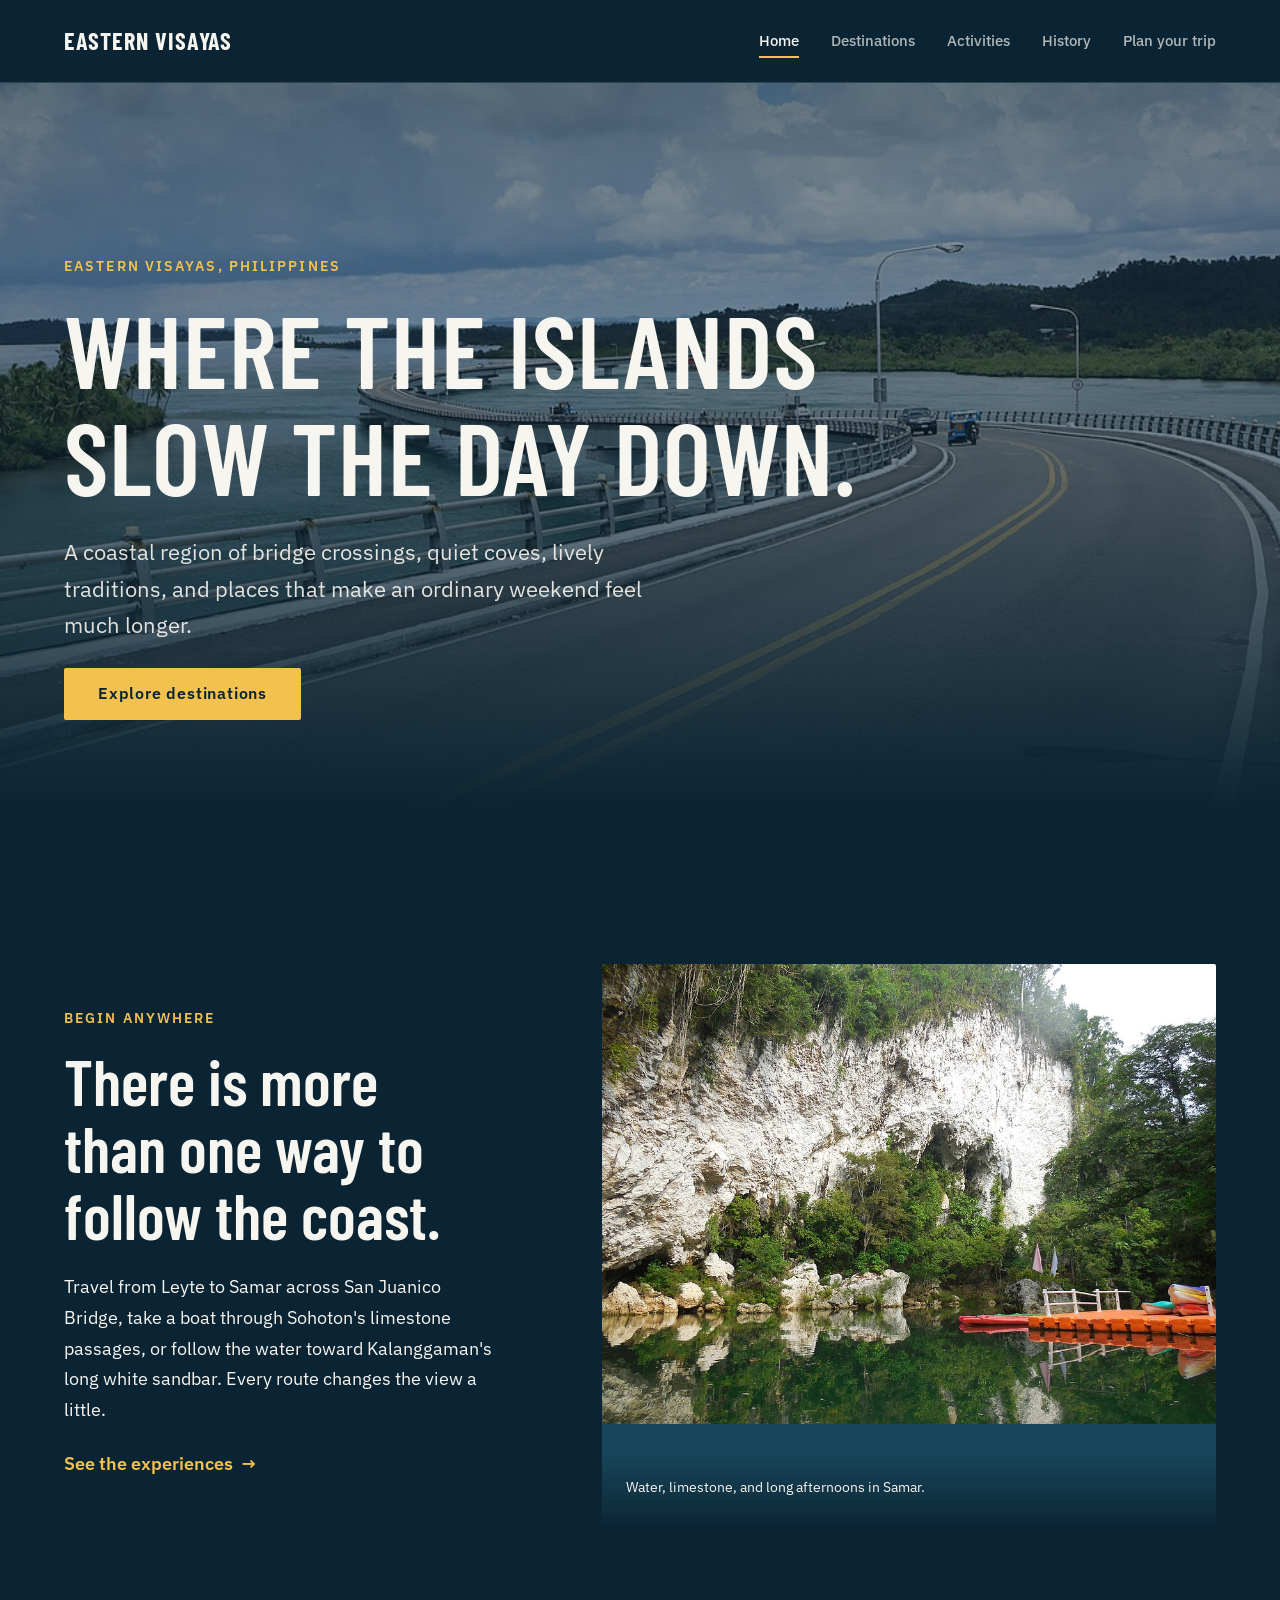
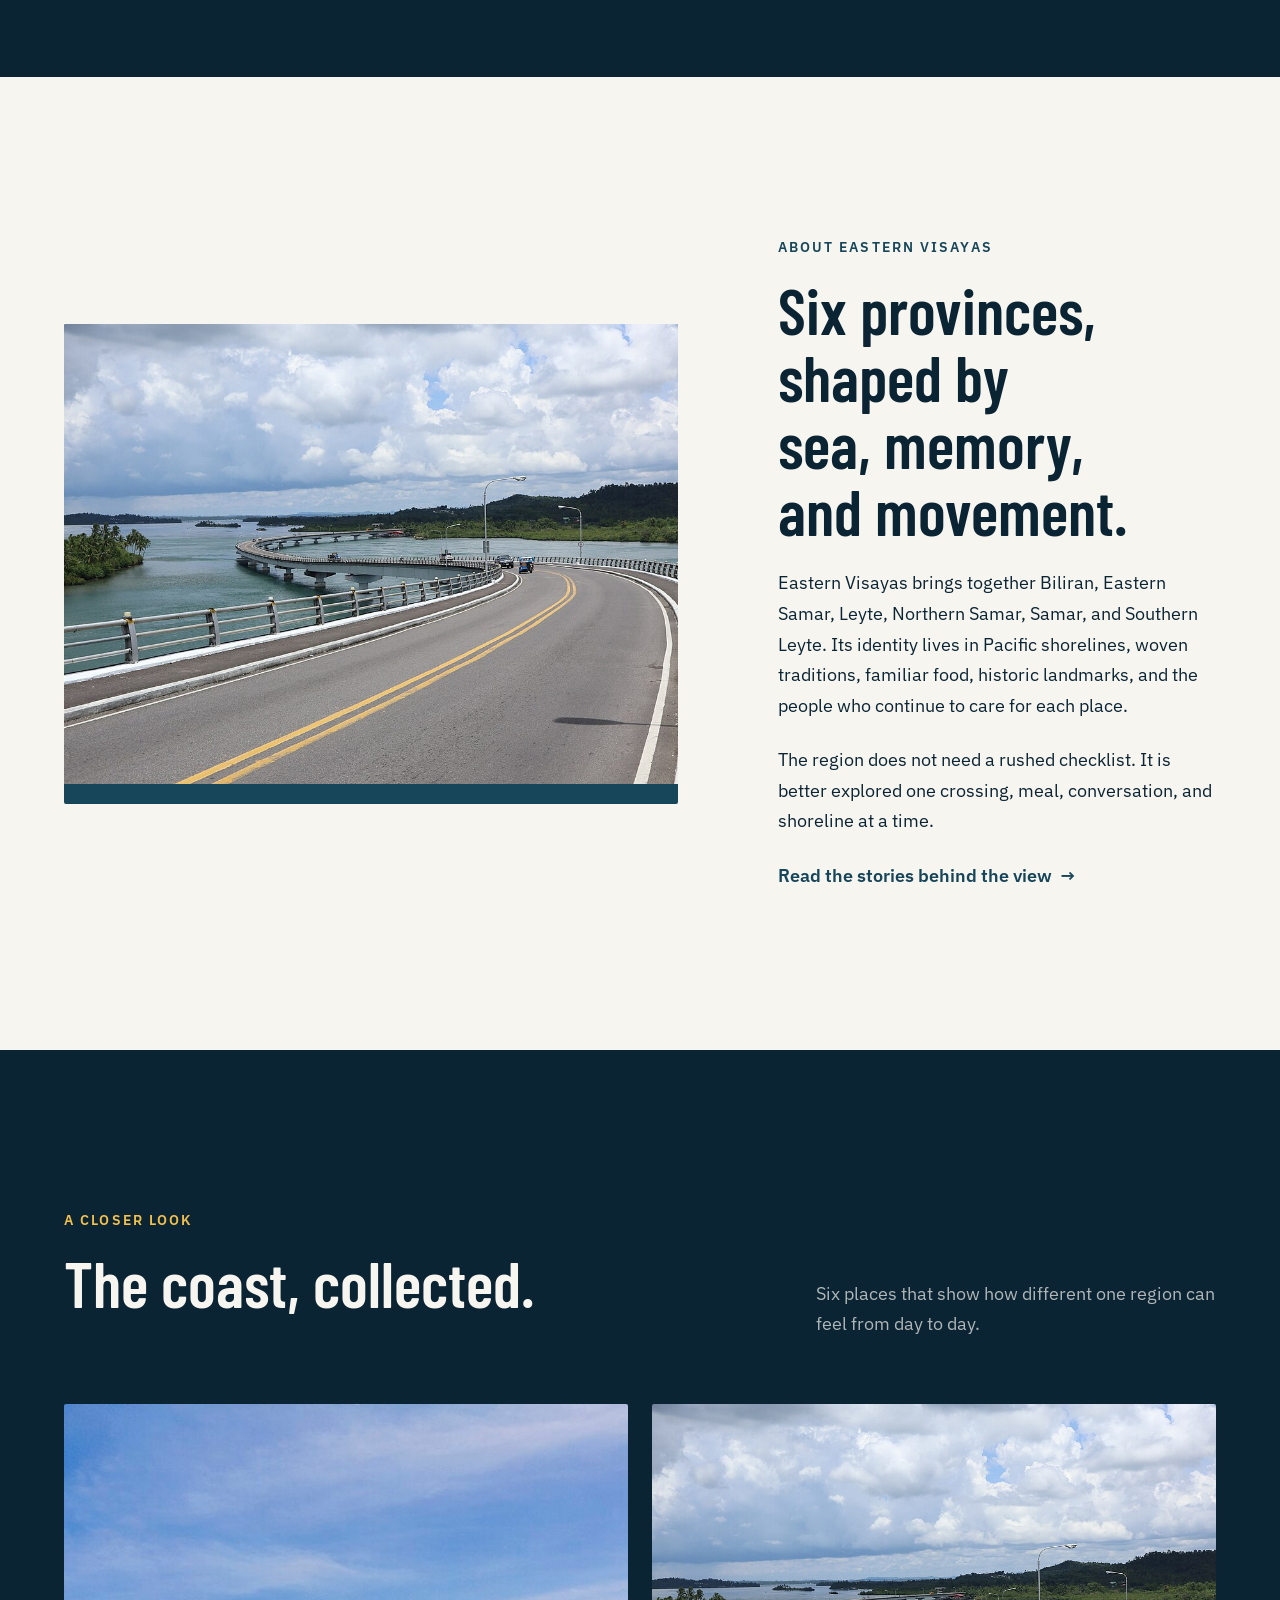
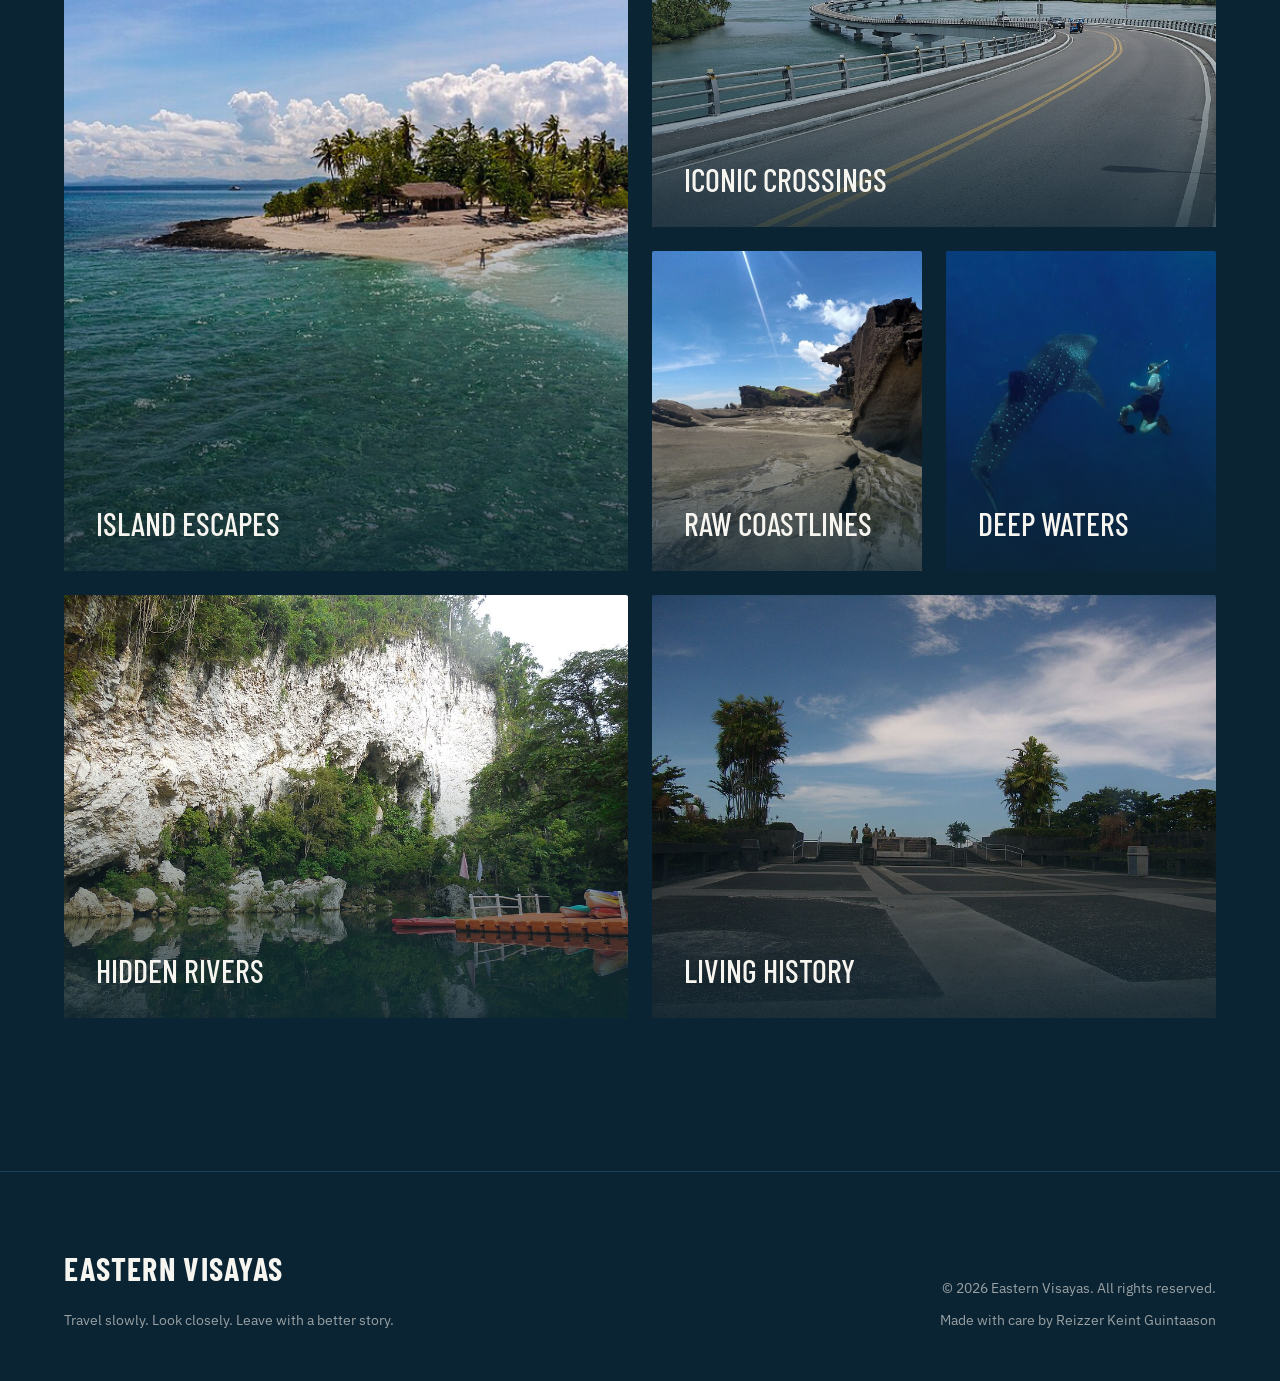
<file: index.html>
<!DOCTYPE html>
<html lang="en">
<head>
  <meta charset="UTF-8">
  <meta name="viewport" content="width=device-width, initial-scale=1.0">
  <title>Eastern Visayas | Islands, Stories, and Sea</title>
  <link rel="stylesheet" href="css/style.css">
</head>
<body>
  <header class="site-header">
    <a class="site-brand" href="index.html">Eastern Visayas</a>
    <nav class="main-navigation" aria-label="Main navigation">
      <ul class="nav-list">
        <li><a href="index.html" aria-current="page">Home</a></li>
        <li><a href="destinations.html">Destinations</a></li>
        <li><a href="activities.html">Activities</a></li>
        <li><a href="history.html">History</a></li>
        <li><a href="plan-trip.html">Plan your trip</a></li>
      </ul>
    </nav>
  </header>

  <main>
    <section class="hero">
      <video class="hero-media" autoplay muted loop playsinline
        poster="Assets/Images/san-juanico-bridge.jpg" aria-hidden="true">
        <source src="Assets/Videos/eastern-visayas-hero.mp4" type="video/mp4">
      </video>

      <div class="hero-overlay"></div>

      <div class="hero-content content-shell">
        <span class="eyebrow">Eastern Visayas, Philippines</span>
        <h1>Where the islands slow the day down.</h1>
        <p class="hero-copy">
          A coastal region of bridge crossings, quiet coves, lively
          traditions, and places that make an ordinary weekend feel
          much longer.
        </p>
        <a class="button button-primary" href="destinations.html">
          Explore destinations
        </a>
      </div>
    </section>

    <section class="section">
      <div class="content-shell two-column explore-grid">
        <div class="section-copy">
          <span class="eyebrow">Begin anywhere</span>
          <h2>There is more than one way to follow the coast.</h2>
          <p>
            Travel from Leyte to Samar across San Juanico Bridge,
            take a boat through Sohoton's limestone passages, or
            follow the water toward Kalanggaman's long white sandbar.
            Every route changes the view a little.
          </p>
          <a class="text-link" href="activities.html">See the experiences</a>
        </div>

        <figure class="image-panel image-panel-tall">
          <img src="Assets/Images/sohoton-natural-bridge.jpg"
            alt="Sohoton Natural Bridge surrounded by lush forest in Samar"
            loading="lazy">
          <figcaption>
            Water, limestone, and long afternoons in Samar.
          </figcaption>
        </figure>
      </div>
    </section>

    <section class="section section-warm">
      <div class="content-shell two-column about-grid">
        <figure class="image-panel image-panel-wide">
          <img src="Assets/Images/san-juanico-bridge.jpg"
            alt="San Juanico Bridge connecting Leyte and Samar"
            loading="lazy">
        </figure>

        <div class="section-copy">
          <span class="eyebrow">About Eastern Visayas</span>
          <h2>Six provinces, shaped by sea, memory, and movement.</h2>
          <p>
            Eastern Visayas brings together Biliran, Eastern Samar,
            Leyte, Northern Samar, Samar, and Southern Leyte. Its
            identity lives in Pacific shorelines, woven traditions,
            familiar food, historic landmarks, and the people who
            continue to care for each place.
          </p>
          <p>
            The region does not need a rushed checklist. It is better
            explored one crossing, meal, conversation, and shoreline
            at a time.
          </p>
          <a class="text-link" href="history.html">
            Read the stories behind the view
          </a>
        </div>
      </div>
    </section>

    <section class="section" aria-labelledby="gallery-title">
      <div class="content-shell">
        <div class="section-heading-row">
          <div>
            <span class="eyebrow">A closer look</span>
            <h2 id="gallery-title">The coast, collected.</h2>
          </div>
          <p>
            Six places that show how different one region can feel
            from day to day.
          </p>
        </div>

        <div class="photo-gallery">
          <a class="gallery-tile" href="destinations.html">
            <img src="Assets/Images/kalanggaman-island.jpg"
              alt="White sandbar at Kalanggaman Island" loading="lazy">
            <span>Island Escapes</span>
          </a>

          <a class="gallery-tile" href="destinations.html">
            <img src="Assets/Images/san-juanico-bridge.jpg"
              alt="San Juanico Bridge connecting Leyte and Samar"
              loading="lazy">
            <span>Iconic Crossings</span>
          </a>

          <a class="gallery-tile" href="destinations.html">
            <img src="Assets/Images/biri-rock-formations.jpg"
              alt="Biri Island rock formations along the coast"
              loading="lazy">
            <span>Raw Coastlines</span>
          </a>

          <a class="gallery-tile" href="activities.html">
            <img src="Assets/Images/sogod-bay-whale-shark.jpg"
              alt="Whale shark in Sogod Bay" loading="lazy">
            <span>Deep Waters</span>
          </a>

          <a class="gallery-tile" href="destinations.html">
            <img src="Assets/Images/sohoton-natural-bridge.jpg"
              alt="Sohoton Natural Bridge in Samar" loading="lazy">
            <span>Hidden Rivers</span>
          </a>

          <a class="gallery-tile" href="history.html">
            <img src="Assets/Images/macarthur-landing-park.jpg"
              alt="MacArthur Landing Memorial Park" loading="lazy">
            <span>Living History</span>
          </a>
        </div>
      </div>
    </section>
  </main>

  <footer class="site-footer">
    <div class="content-shell footer-grid">
      <div>
        <a class="site-brand" href="index.html">Eastern Visayas</a>
        <p>Travel slowly. Look closely. Leave with a better story.</p>
      </div>

      <div class="footer-meta">
        <p>© 2026 Eastern Visayas. All rights reserved.</p>
        <p>Made with care by Reizzer Keint Guintaason</p>
      </div>
    </div>
  </footer>
</body>
</html>
</file>
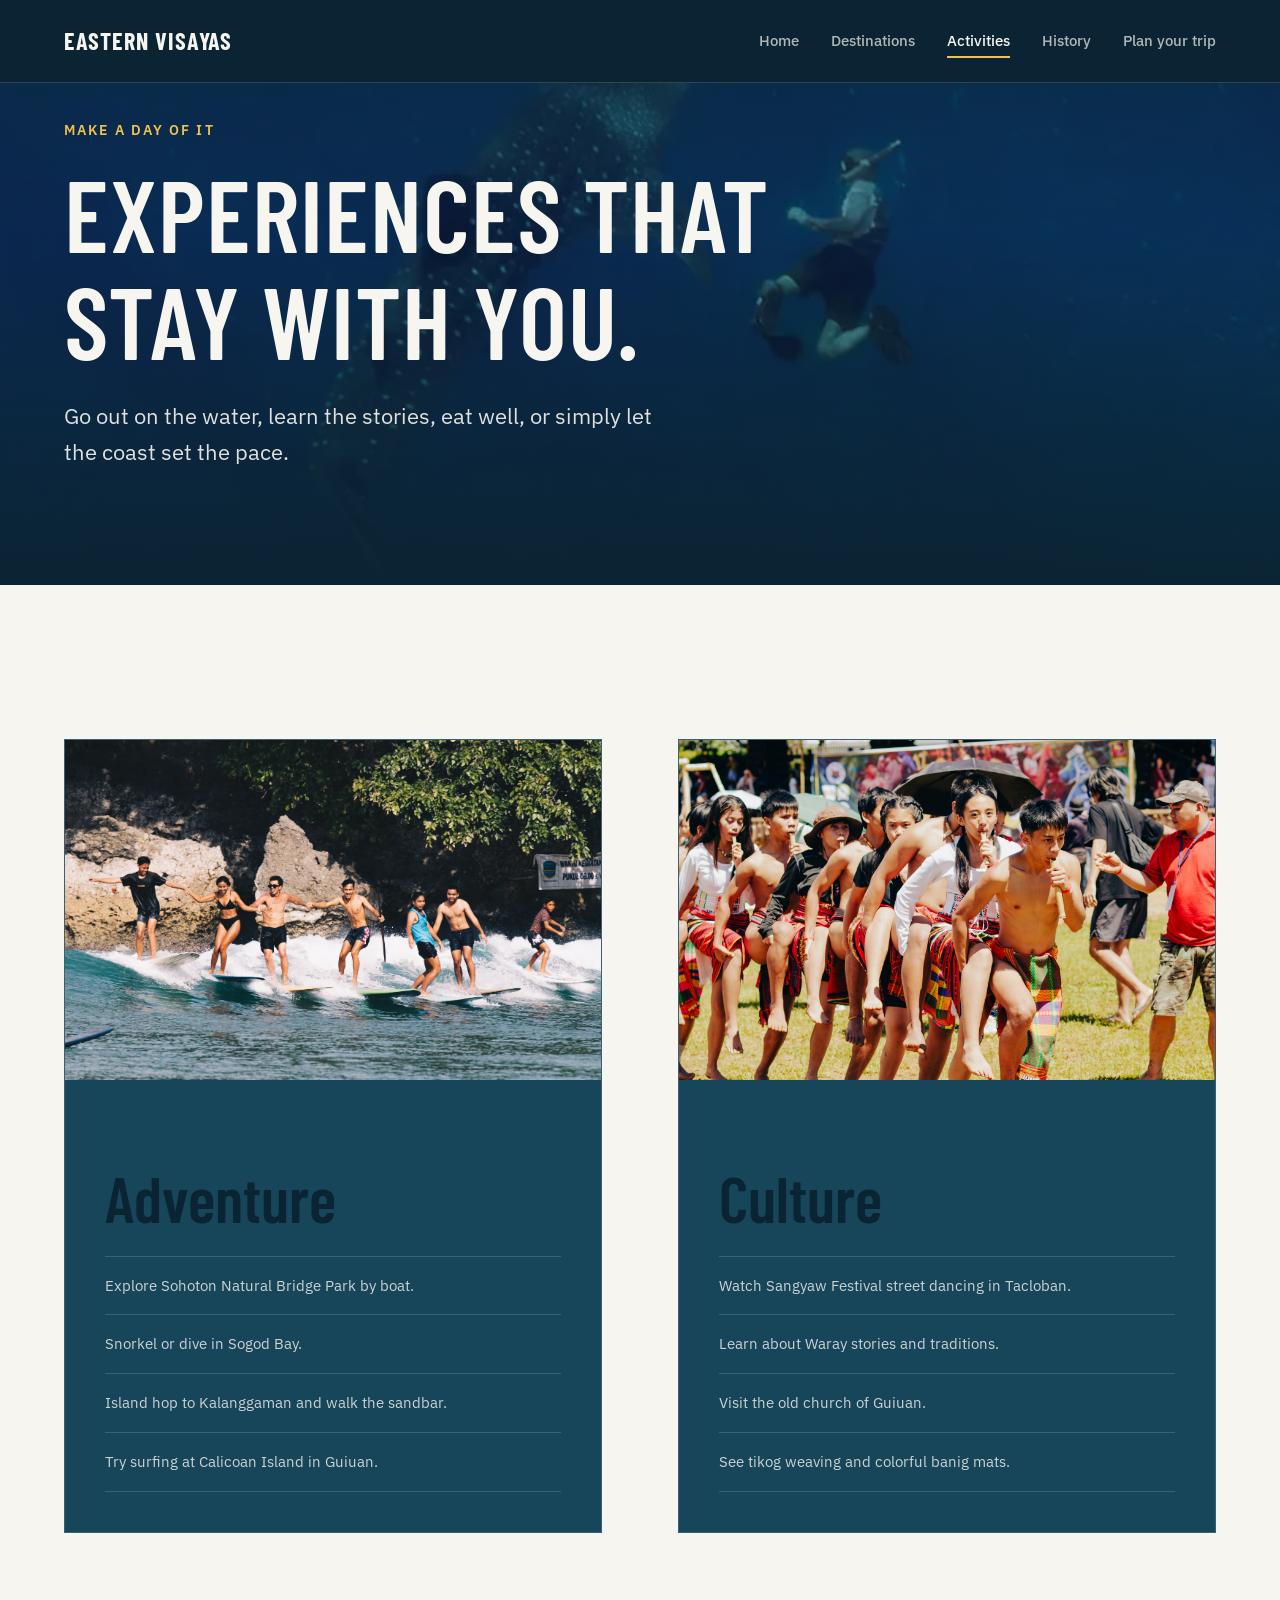
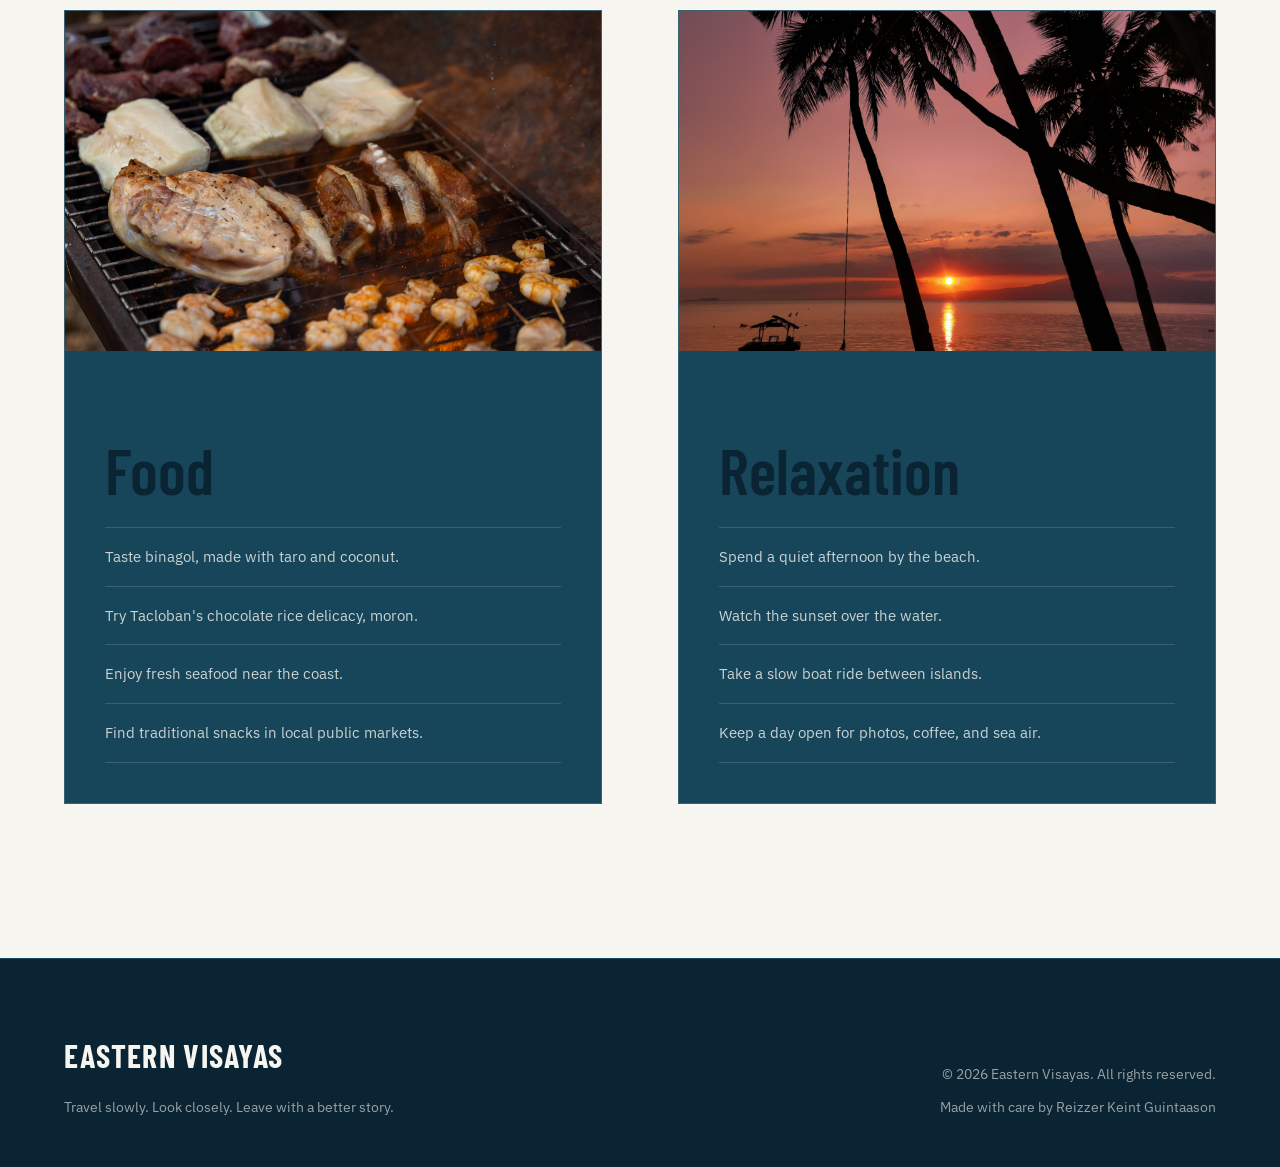
<file: activities.html>
<!DOCTYPE html>
<html lang="en">
<head>
  <meta charset="UTF-8">
  <meta name="viewport" content="width=device-width, initial-scale=1.0">
  <title>Activities | Eastern Visayas</title>
  <link rel="stylesheet" href="css/style.css">
</head>
<body>
  <header class="site-header">
    <a class="site-brand" href="index.html">Eastern Visayas</a>
    <nav class="main-navigation" aria-label="Main navigation">
      <ul class="nav-list">
        <li><a href="index.html">Home</a></li>
        <li><a href="destinations.html">Destinations</a></li>
        <li><a href="activities.html" aria-current="page">Activities</a></li>
        <li><a href="history.html">History</a></li>
        <li><a href="plan-trip.html">Plan your trip</a></li>
      </ul>
    </nav>
  </header>

  <main>
    <!-- ACTIVITIES BANNER VIDEO -->
    <section class="hero page-hero">
      <video class="hero-media"
             autoplay
             muted
             loop
             playsinline
             poster="Assets/Images/sogod-bay-whale-shark.jpg"
             aria-hidden="true">
        <source src="Assets/Videos/activities-banner.mp4" type="video/mp4">
      </video>

      <div class="hero-overlay"></div>

      <div class="hero-content content-shell">
        <span class="eyebrow">Make a day of it</span>
        <h1>Experiences that stay with you.</h1>
        <p class="hero-copy">
          Go out on the water, learn the stories, eat well,
          or simply let the coast set the pace.
        </p>
      </div>
    </section>

    <!-- ACTIVITY CARDS -->
    <section class="section section-warm">
      <div class="content-shell activity-grid">

        <!-- ADVENTURE -->
        <article class="activity-feature">
          <img src="Assets/Images/adventure-activity.jpg"
               alt="Adventure activity in a coastal area"
               loading="lazy">
          <div>
            <span class="eyebrow">Go farther</span>
            <h2>Adventure</h2>
            <ul>
              <li>Explore Sohoton Natural Bridge Park by boat.</li>
              <li>Snorkel or dive in Sogod Bay.</li>
              <li>Island hop to Kalanggaman and walk the sandbar.</li>
              <li>Try surfing at Calicoan Island in Guiuan.</li>
            </ul>
          </div>
        </article>

        <!-- CULTURE -->
        <article class="activity-feature">
          <img src="Assets/Images/culture-festival.jpg"
               alt="People taking part in a colorful cultural festival"
               loading="lazy">
          <div>
            <span class="eyebrow">Look closer</span>
            <h2>Culture</h2>
            <ul>
              <li>Watch Sangyaw Festival street dancing in Tacloban.</li>
              <li>Learn about Waray stories and traditions.</li>
              <li>Visit the old church of Guiuan.</li>
              <li>See tikog weaving and colorful banig mats.</li>
            </ul>
          </div>
        </article>

        <!-- FOOD -->
        <article class="activity-feature">
          <img src="Assets/Images/seafood-feast.jpg"
               alt="Freshly prepared seafood meal"
               loading="lazy">
          <div>
            <span class="eyebrow">Stay for dinner</span>
            <h2>Food</h2>
            <ul>
              <li>Taste binagol, made with taro and coconut.</li>
              <li>Try Tacloban's chocolate rice delicacy, moron.</li>
              <li>Enjoy fresh seafood near the coast.</li>
              <li>Find traditional snacks in local public markets.</li>
            </ul>
          </div>
        </article>

        <!-- RELAXATION -->
        <article class="activity-feature">
          <img src="Assets/Images/relaxation-sunset.jpg"
               alt="A peaceful sunset over the sea"
               loading="lazy">
          <div>
            <span class="eyebrow">Slow down</span>
            <h2>Relaxation</h2>
            <ul>
              <li>Spend a quiet afternoon by the beach.</li>
              <li>Watch the sunset over the water.</li>
              <li>Take a slow boat ride between islands.</li>
              <li>Keep a day open for photos, coffee, and sea air.</li>
            </ul>
          </div>
        </article>

      </div>
    </section>
  </main>

  <footer class="site-footer">
    <div class="content-shell footer-grid">
      <div>
        <a class="site-brand" href="index.html">Eastern Visayas</a>
        <p>Travel slowly. Look closely. Leave with a better story.</p>
      </div>

      <div class="footer-meta">
        <p>© 2026 Eastern Visayas. All rights reserved.</p>
        <p>Made with care by Reizzer Keint Guintaason</p>
      </div>
    </div>
  </footer>
</body>
</html>
</file>
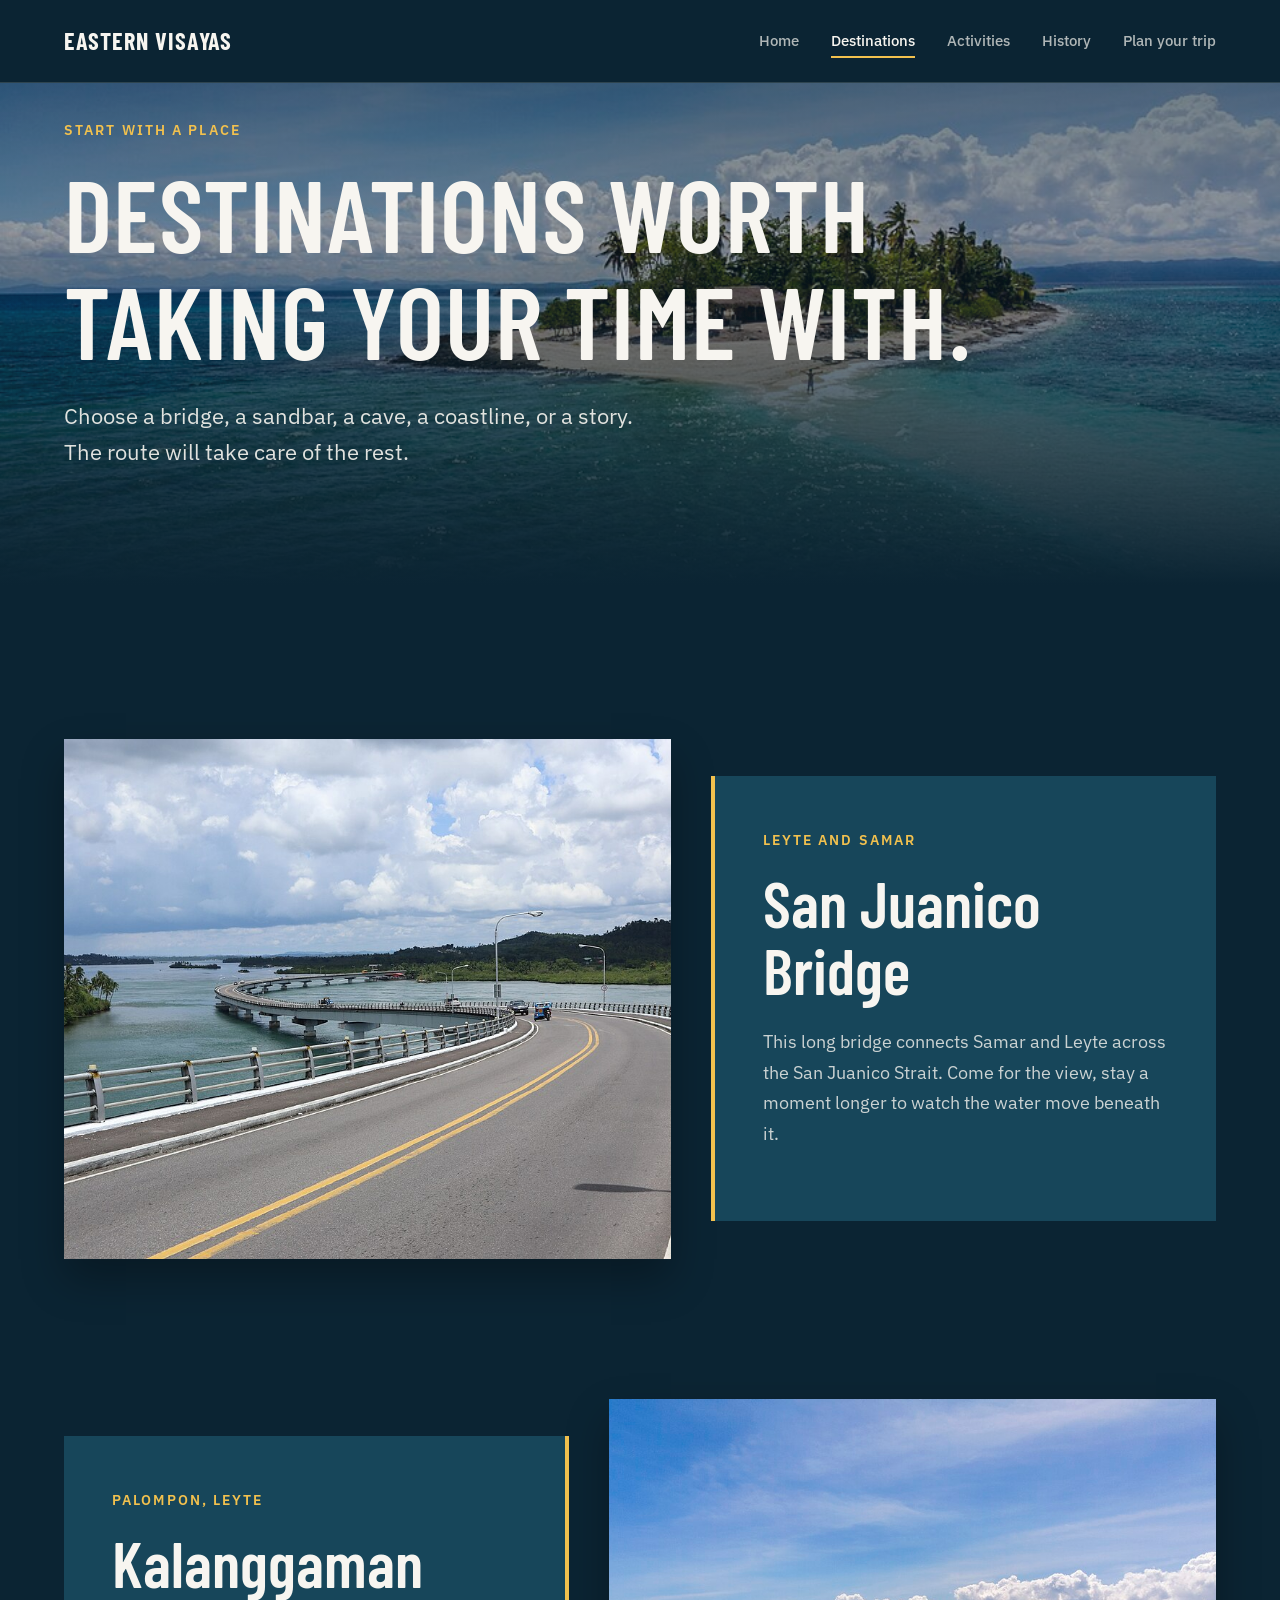
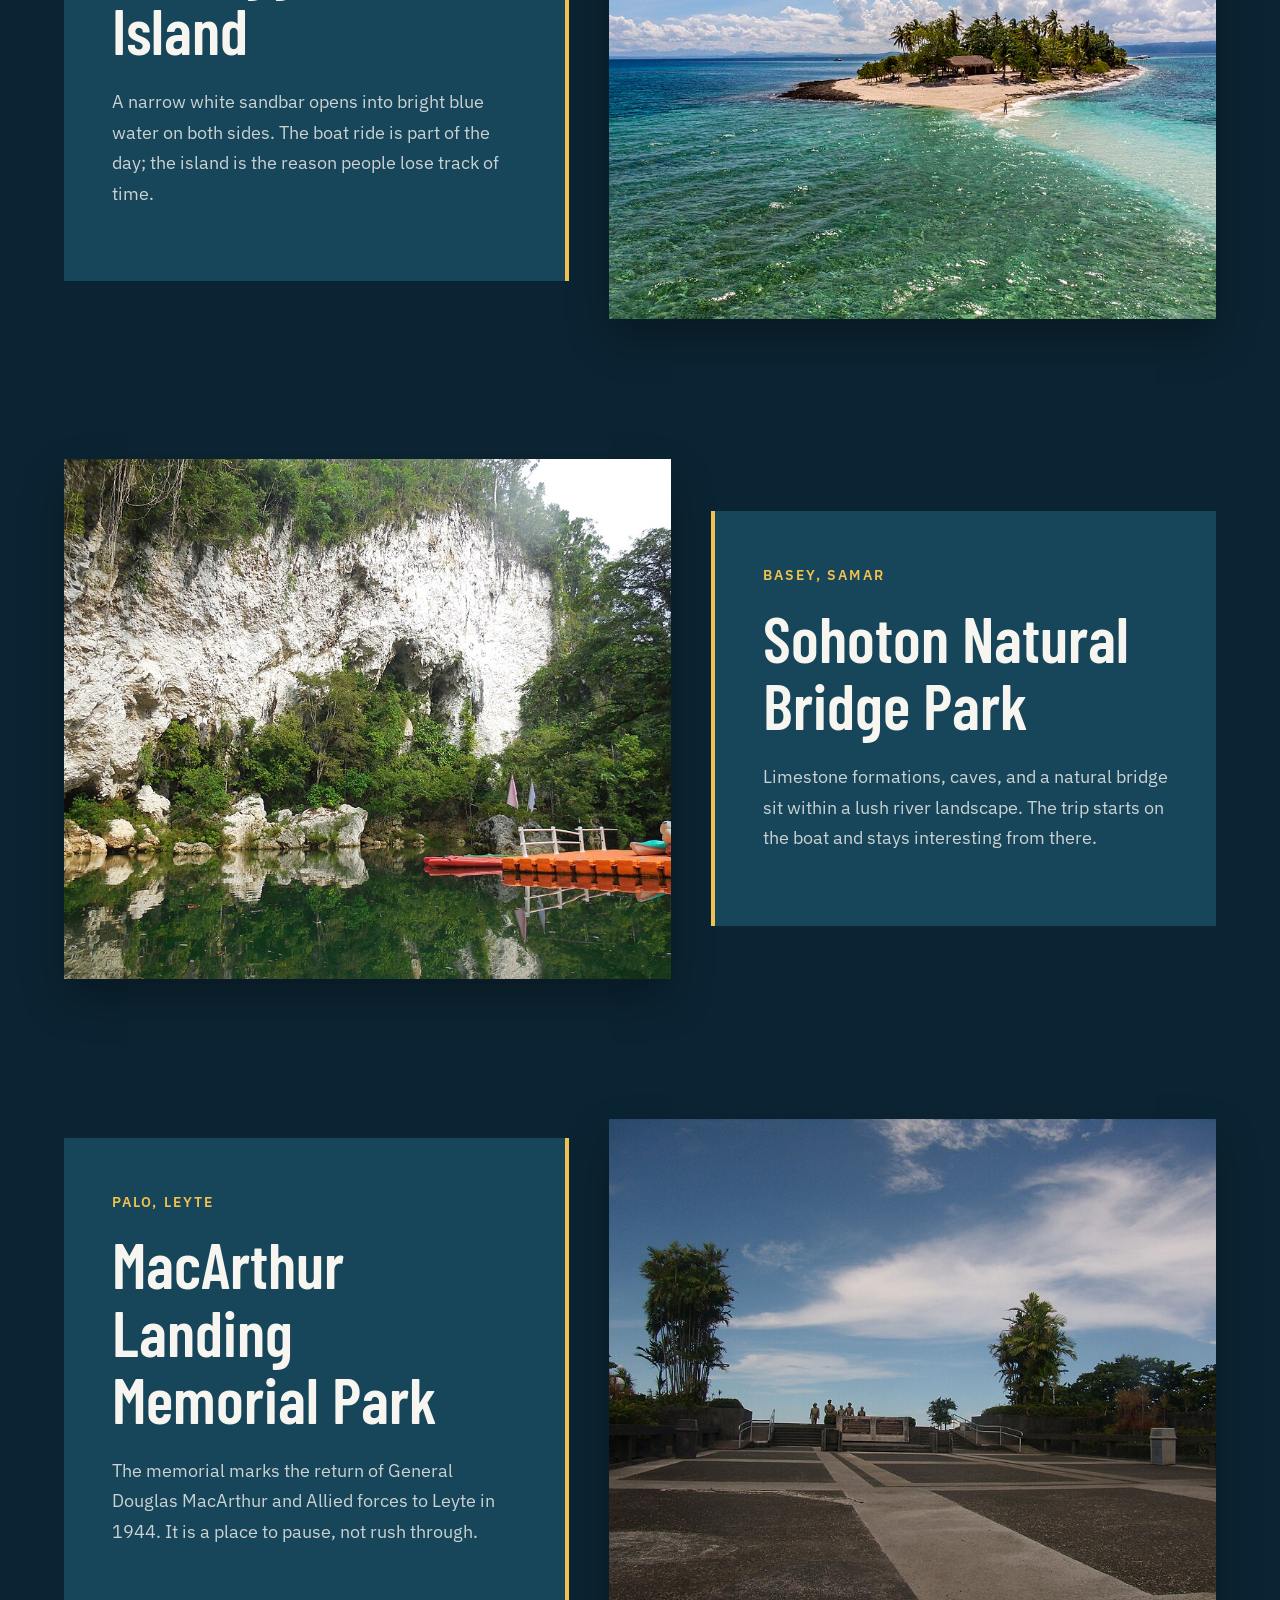
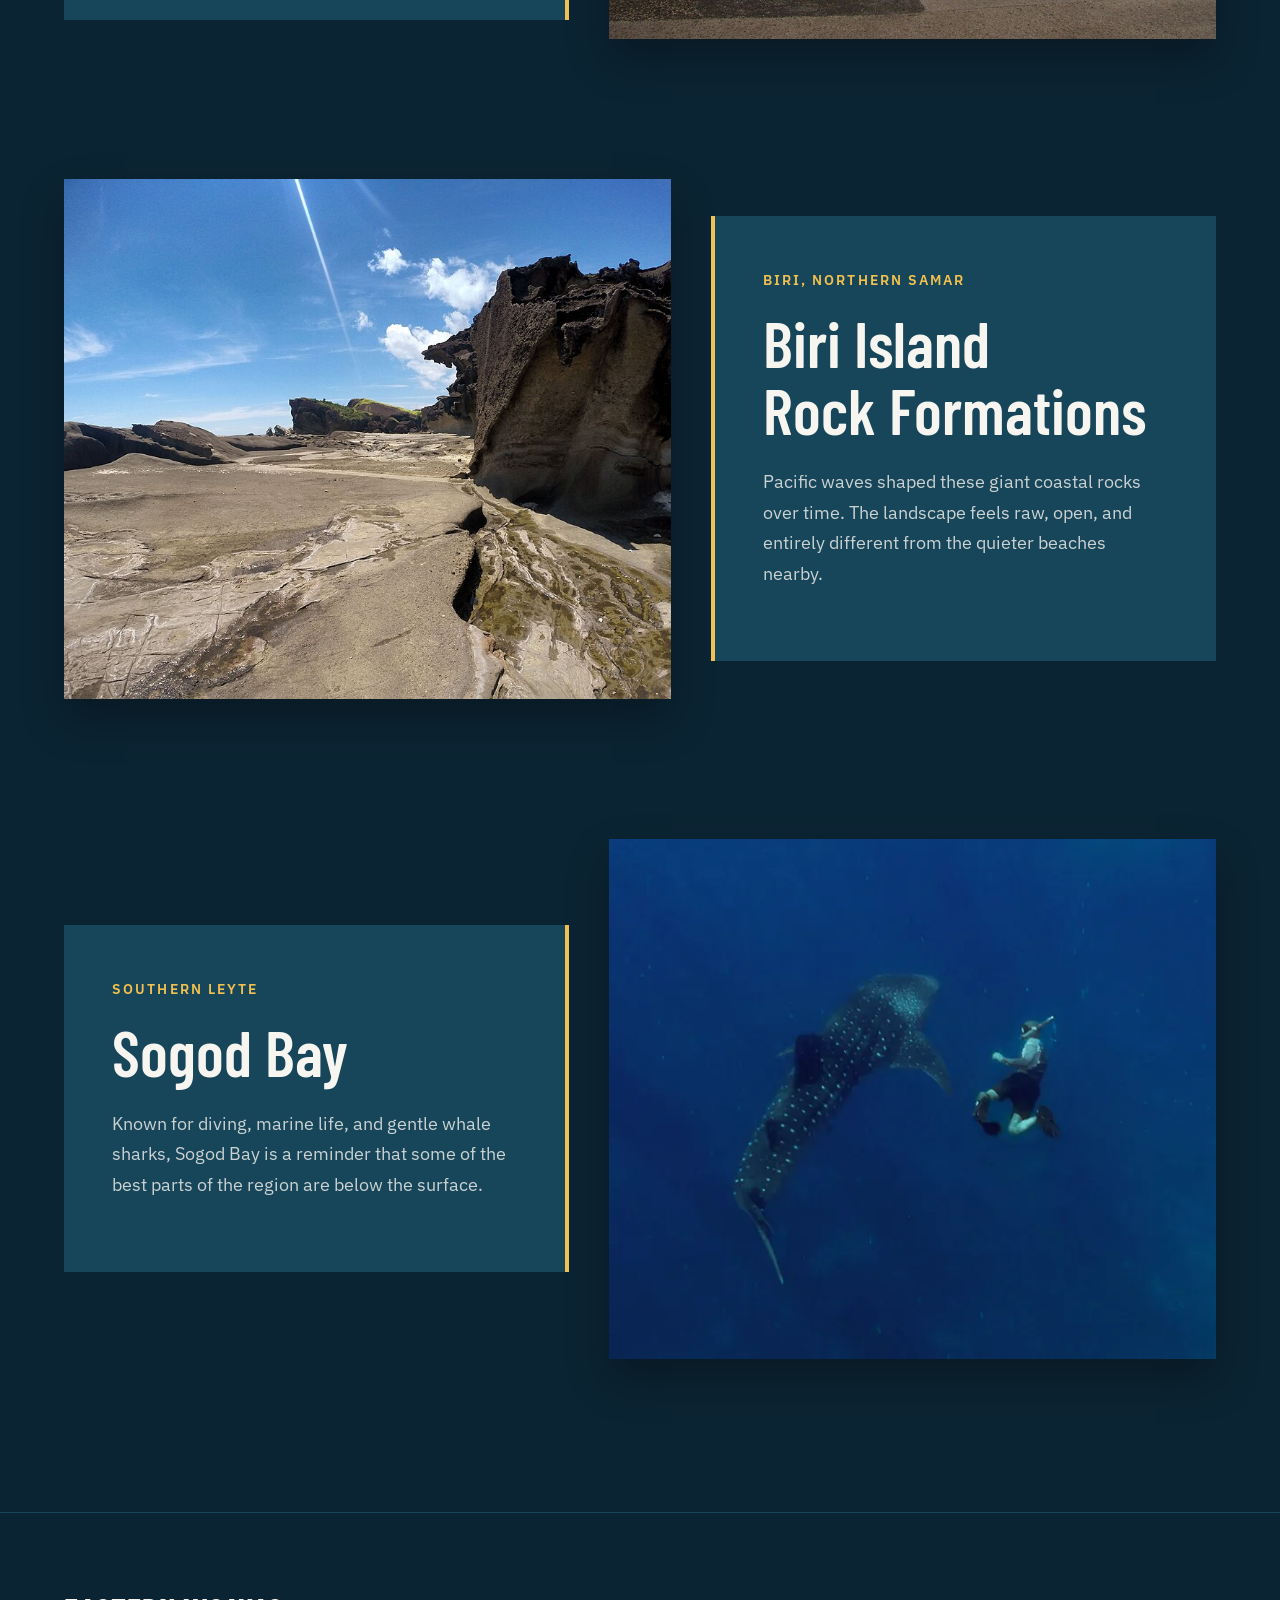
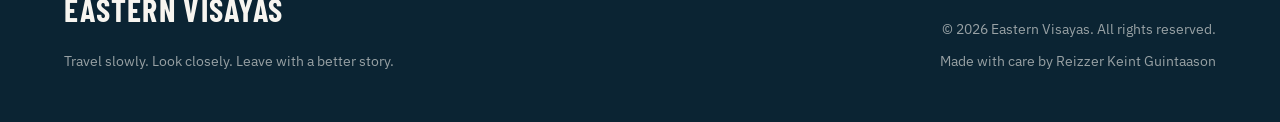
<file: destinations.html>
<!DOCTYPE html>
<html lang="en">
<head>
  <meta charset="UTF-8">
  <meta name="viewport" content="width=device-width, initial-scale=1.0">
  <title>Destinations | Eastern Visayas</title>
  <link rel="stylesheet" href="css/style.css">
</head>
<body>
  <header class="site-header">
    <a class="site-brand" href="index.html">Eastern Visayas</a>
    <nav class="main-navigation" aria-label="Main navigation">
      <ul class="nav-list">
        <li><a href="index.html">Home</a></li>
        <li><a href="destinations.html" aria-current="page">Destinations</a></li>
        <li><a href="activities.html">Activities</a></li>
        <li><a href="history.html">History</a></li>
        <li><a href="plan-trip.html">Plan your trip</a></li>
      </ul>
    </nav>
  </header>

  <main>
    <section class="hero page-hero">
      <video class="hero-media" autoplay muted loop playsinline poster="Assets/Images/kalanggaman-island.jpg" aria-hidden="true">
        <source src="Assets/Videos/destinations-banner.mp4" type="video/mp4">
      </video>
      <div class="hero-overlay"></div>
      <div class="hero-content content-shell">
        <span class="eyebrow">Start with a place</span>
        <h1>Destinations worth taking your time with.</h1>
        <p class="hero-copy">Choose a bridge, a sandbar, a cave, a coastline, or a story. The route will take care of the rest.</p>
      </div>
    </section>

    <section class="section destination-list">
      <div class="content-shell">
        <article class="destination-feature">
          <img src="Assets/Images/san-juanico-bridge.jpg" alt="San Juanico Bridge stretching over the sea between Samar and Leyte" loading="lazy">
          <div class="destination-copy">
            <span class="eyebrow">Leyte and Samar</span>
            <h2>San Juanico Bridge</h2>
            <p>This long bridge connects Samar and Leyte across the San Juanico Strait. Come for the view, stay a moment longer to watch the water move beneath it.</p>
          </div>
        </article>
        
        <article class="destination-feature reverse">
          <img src="Assets/Images/kalanggaman-island.jpg" alt="Kalanggaman Island with a long white sandbar and clear water" loading="lazy">
          <div class="destination-copy">
            <span class="eyebrow">Palompon, Leyte</span>
            <h2>Kalanggaman Island</h2>
            <p>A narrow white sandbar opens into bright blue water on both sides. The boat ride is part of the day; the island is the reason people lose track of time.</p>
          </div>
        </article>
        
        <article class="destination-feature">
          <img src="Assets/Images/sohoton-natural-bridge.jpg" alt="Sohoton Natural Bridge in Samar surrounded by forest" loading="lazy">
          <div class="destination-copy">
            <span class="eyebrow">Basey, Samar</span>
            <h2>Sohoton Natural Bridge Park</h2>
            <p>Limestone formations, caves, and a natural bridge sit within a lush river landscape. The trip starts on the boat and stays interesting from there.</p>
          </div>
        </article>
        
        <article class="destination-feature reverse">
          <img src="Assets/Images/macarthur-landing-park.jpg" alt="MacArthur Landing Memorial Park in Palo, Leyte" loading="lazy">
          <div class="destination-copy">
            <span class="eyebrow">Palo, Leyte</span>
            <h2>MacArthur Landing Memorial Park</h2>
            <p>The memorial marks the return of General Douglas MacArthur and Allied forces to Leyte in 1944. It is a place to pause, not rush through.</p>
          </div>
        </article>
        
        <article class="destination-feature">
          <img src="Assets/Images/biri-rock-formations.jpg" alt="Large coastal rock formations on Biri Island" loading="lazy">
          <div class="destination-copy">
            <span class="eyebrow">Biri, Northern Samar</span>
            <h2>Biri Island Rock Formations</h2>
            <p>Pacific waves shaped these giant coastal rocks over time. The landscape feels raw, open, and entirely different from the quieter beaches nearby.</p>
          </div>
        </article>
        
        <article class="destination-feature reverse">
          <img src="Assets/Images/sogod-bay-whale-shark.jpg" alt="Whale shark swimming in the waters of Sogod Bay" loading="lazy">
          <div class="destination-copy">
            <span class="eyebrow">Southern Leyte</span>
            <h2>Sogod Bay</h2>
            <p>Known for diving, marine life, and gentle whale sharks, Sogod Bay is a reminder that some of the best parts of the region are below the surface.</p>
          </div>
        </article>
      </div>
    </section>
  </main>

  <footer class="site-footer">
    <div class="content-shell footer-grid">
      <div>
        <a class="site-brand" href="index.html">Eastern Visayas</a>
        <p>Travel slowly. Look closely. Leave with a better story.</p>
      </div>
      <div class="footer-meta">
        <p>© 2026 Eastern Visayas. All rights reserved.</p>
        <p>Made with care by Reizzer Keint Guintaason</p>
      </div>
    </div>
  </footer>
</body>
</html>
</file>
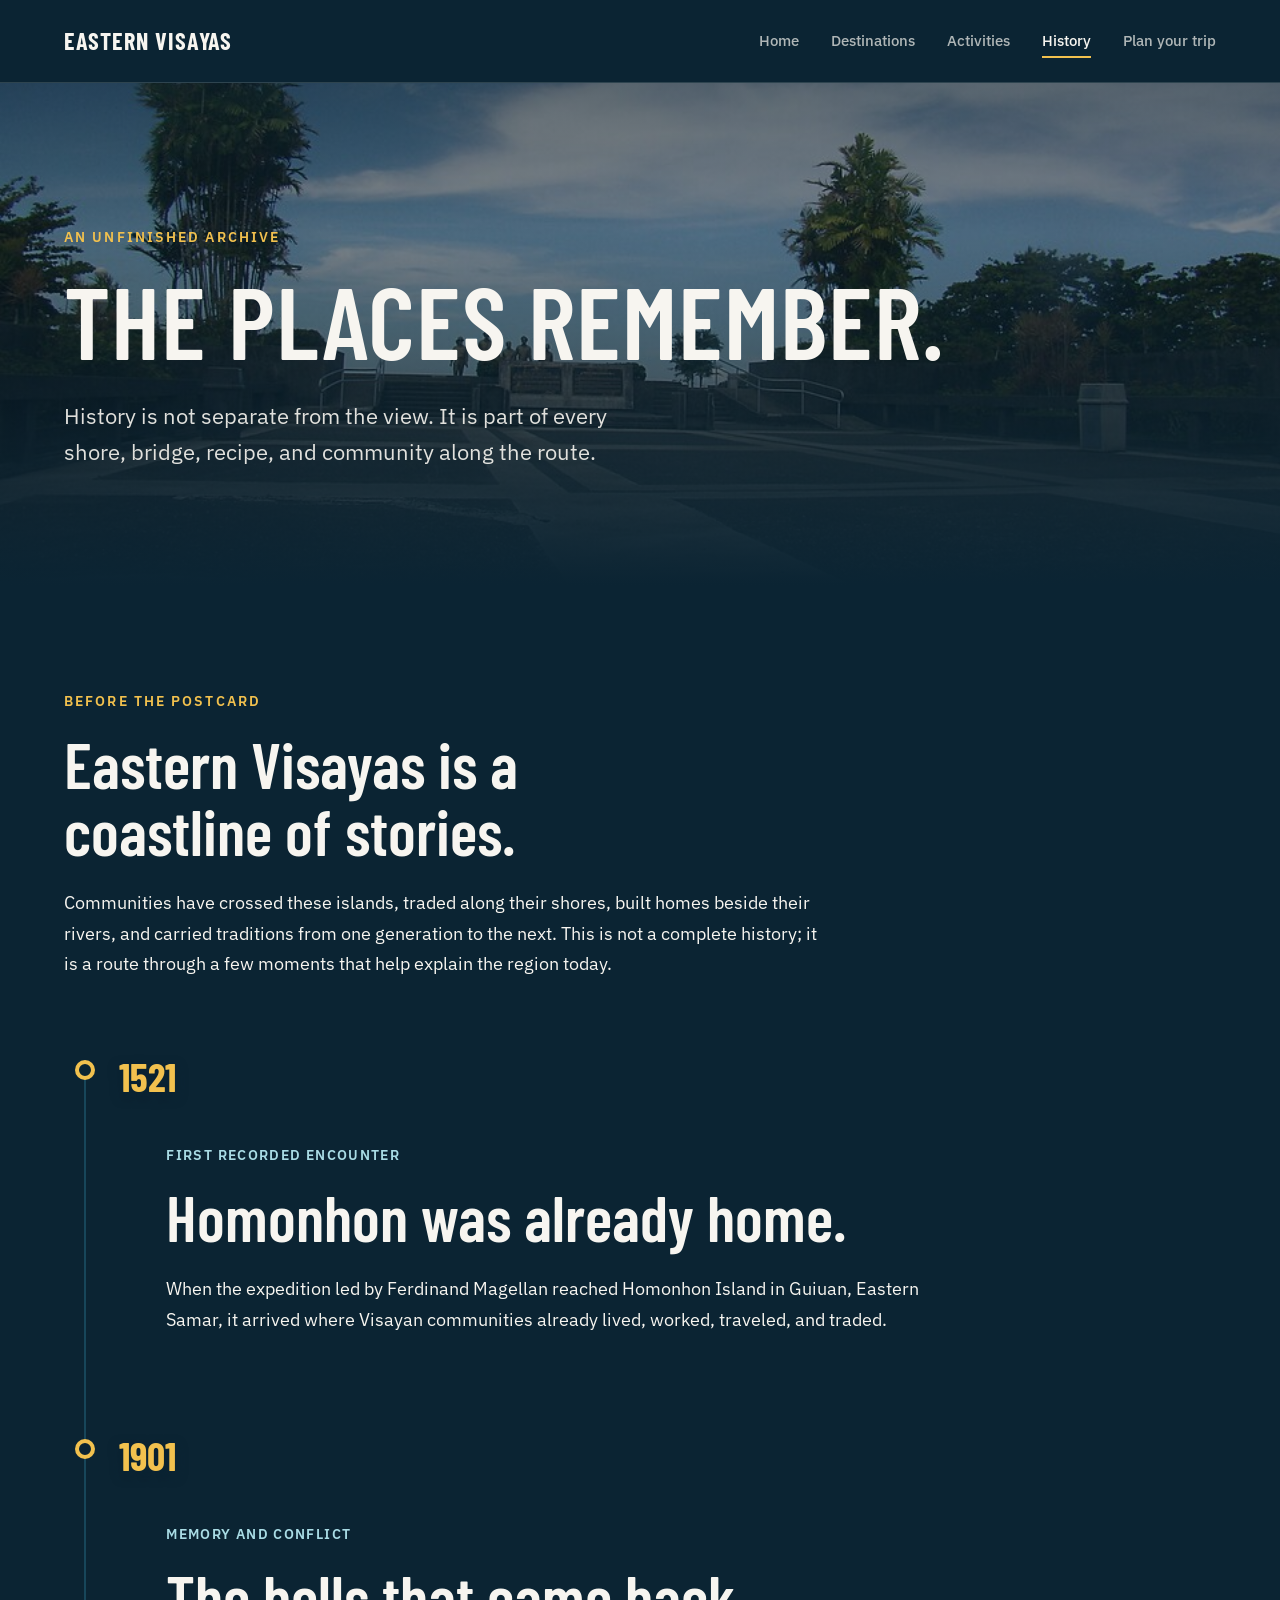
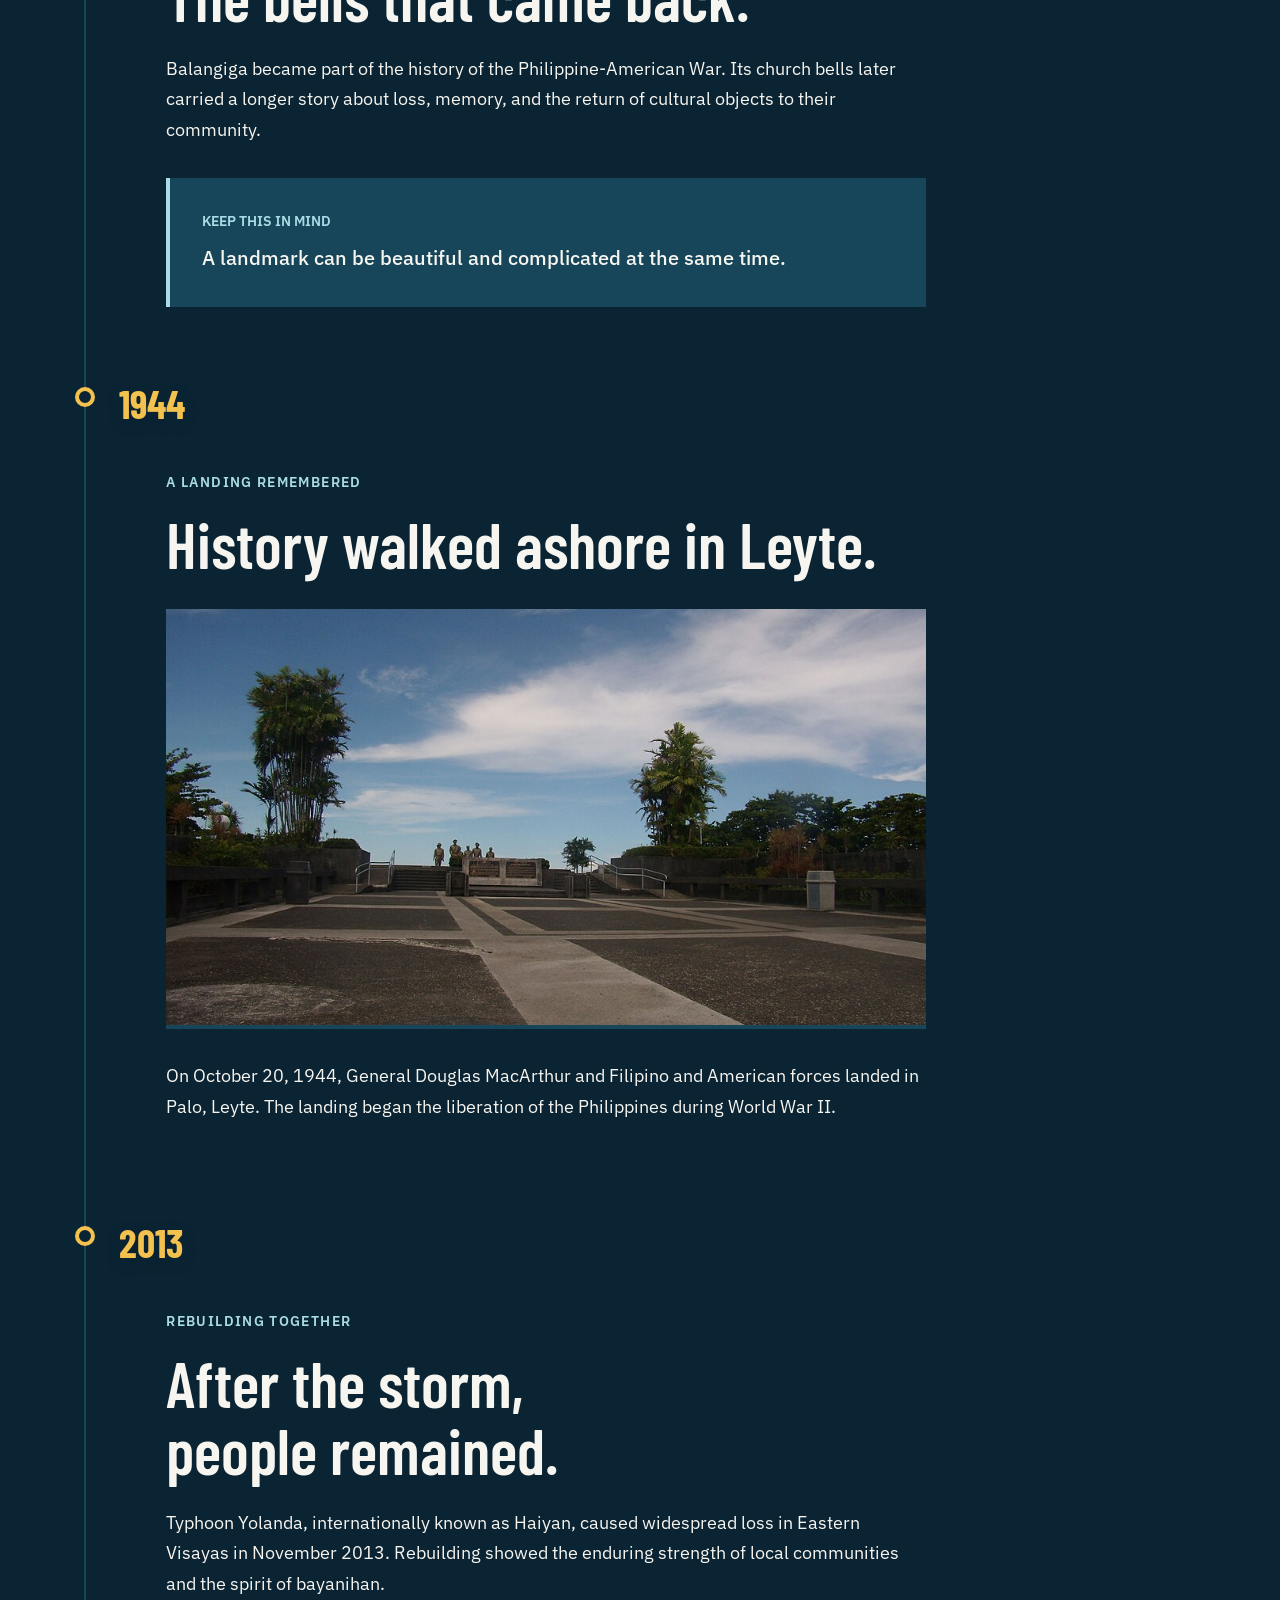
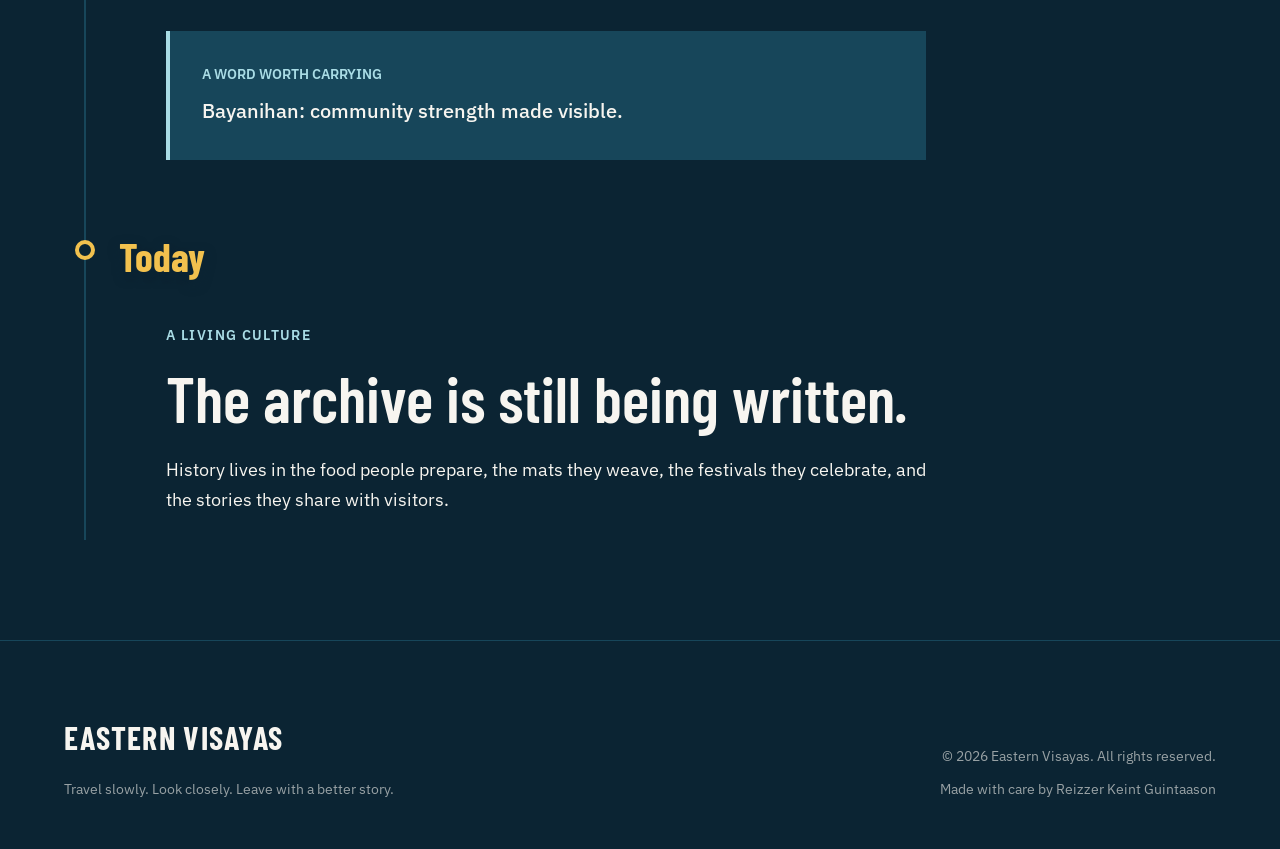
<file: history.html>
<!DOCTYPE html>
<html lang="en">
<head>
  <meta charset="UTF-8">
  <meta name="viewport" content="width=device-width, initial-scale=1.0">
  <title>History and Culture | Eastern Visayas</title>
  <link rel="stylesheet" href="css/style.css">
</head>
<body>
  <header class="site-header">
    <a class="site-brand" href="index.html">Eastern Visayas</a>
    <nav class="main-navigation" aria-label="Main navigation">
      <ul class="nav-list">
        <li><a href="index.html">Home</a></li>
        <li><a href="destinations.html">Destinations</a></li>
        <li><a href="activities.html">Activities</a></li>
        <li><a href="history.html" aria-current="page">History</a></li>
        <li><a href="plan-trip.html">Plan your trip</a></li>
      </ul>
    </nav>
  </header>

  <main>
    <section class="hero page-hero">
      <video class="hero-media" autoplay muted loop playsinline poster="Assets/Images/macarthur-landing-park.jpg" aria-hidden="true">
        <source src="Assets/Videos/history-banner.mp4" type="video/mp4">
      </video>
      <div class="hero-overlay"></div>
      <div class="hero-content content-shell">
        <span class="eyebrow">An unfinished archive</span>
        <h1>The places remember.</h1>
        <p class="hero-copy">History is not separate from the view. It is part of every shore, bridge, recipe, and community along the route.</p>
      </div>
    </section>

    <div class="history-page content-shell">
      <section class="history-opening">
        <span class="eyebrow">Before the postcard</span>
        <h2>Eastern Visayas is a coastline of stories.</h2>
        <p class="narrow-copy">Communities have crossed these islands, traded along their shores, built homes beside their rivers, and carried traditions from one generation to the next. This is not a complete history; it is a route through a few moments that help explain the region today.</p>
      </section>

      <section class="archive-route" aria-label="Selected moments in Eastern Visayas history">
        <div class="archive-route-line" aria-hidden="true"></div>
        
        <article class="archive-entry">
          <div class="archive-marker"><strong>1521</strong></div>
          <div class="archive-entry-content">
            <p class="archive-type">First recorded encounter</p>
            <h2>Homonhon was already home.</h2>
            <p>When the expedition led by Ferdinand Magellan reached Homonhon Island in Guiuan, Eastern Samar, it arrived where Visayan communities already lived, worked, traveled, and traded.</p>
          </div>
        </article>

        <article class="archive-entry">
          <div class="archive-marker"><strong>1901</strong></div>
          <div class="archive-entry-content">
            <p class="archive-type">Memory and conflict</p>
            <h2>The bells that came back.</h2>
            <p>Balangiga became part of the history of the Philippine-American War. Its church bells later carried a longer story about loss, memory, and the return of cultural objects to their community.</p>
            <div class="archive-note">
              <span>Keep this in mind</span>
              <p>A landmark can be beautiful and complicated at the same time.</p>
            </div>
          </div>
        </article>

        <article class="archive-entry">
          <div class="archive-marker"><strong>1944</strong></div>
          <div class="archive-entry-content">
            <p class="archive-type">A landing remembered</p>
            <h2>History walked ashore in Leyte.</h2>
            <img class="archive-image" src="Assets/Images/macarthur-landing-park.jpg" alt="Statues at MacArthur Landing Memorial Park in Palo, Leyte" loading="lazy">
            <p>On October 20, 1944, General Douglas MacArthur and Filipino and American forces landed in Palo, Leyte. The landing began the liberation of the Philippines during World War II.</p>
          </div>
        </article>

        <article class="archive-entry">
          <div class="archive-marker"><strong>2013</strong></div>
          <div class="archive-entry-content">
            <p class="archive-type">Rebuilding together</p>
            <h2>After the storm, people remained.</h2>
            <p>Typhoon Yolanda, internationally known as Haiyan, caused widespread loss in Eastern Visayas in November 2013. Rebuilding showed the enduring strength of local communities and the spirit of bayanihan.</p>
            <div class="archive-note">
              <span>A word worth carrying</span>
              <p>Bayanihan: community strength made visible.</p>
            </div>
          </div>
        </article>

        <article class="archive-entry">
          <div class="archive-marker"><strong>Today</strong></div>
          <div class="archive-entry-content">
            <p class="archive-type">A living culture</p>
            <h2>The archive is still being written.</h2>
            <p>History lives in the food people prepare, the mats they weave, the festivals they celebrate, and the stories they share with visitors.</p>
          </div>
        </article>

      </section>
    </div>
  </main>

  <footer class="site-footer">
    <div class="content-shell footer-grid">
      <div>
        <a class="site-brand" href="index.html">Eastern Visayas</a>
        <p>Travel slowly. Look closely. Leave with a better story.</p>
      </div>
      <div class="footer-meta">
        <p>© 2026 Eastern Visayas. All rights reserved.</p>
        <p>Made with care by Reizzer Keint Guintaason</p>
      </div>
    </div>
  </footer>
</body>
</html>
</file>
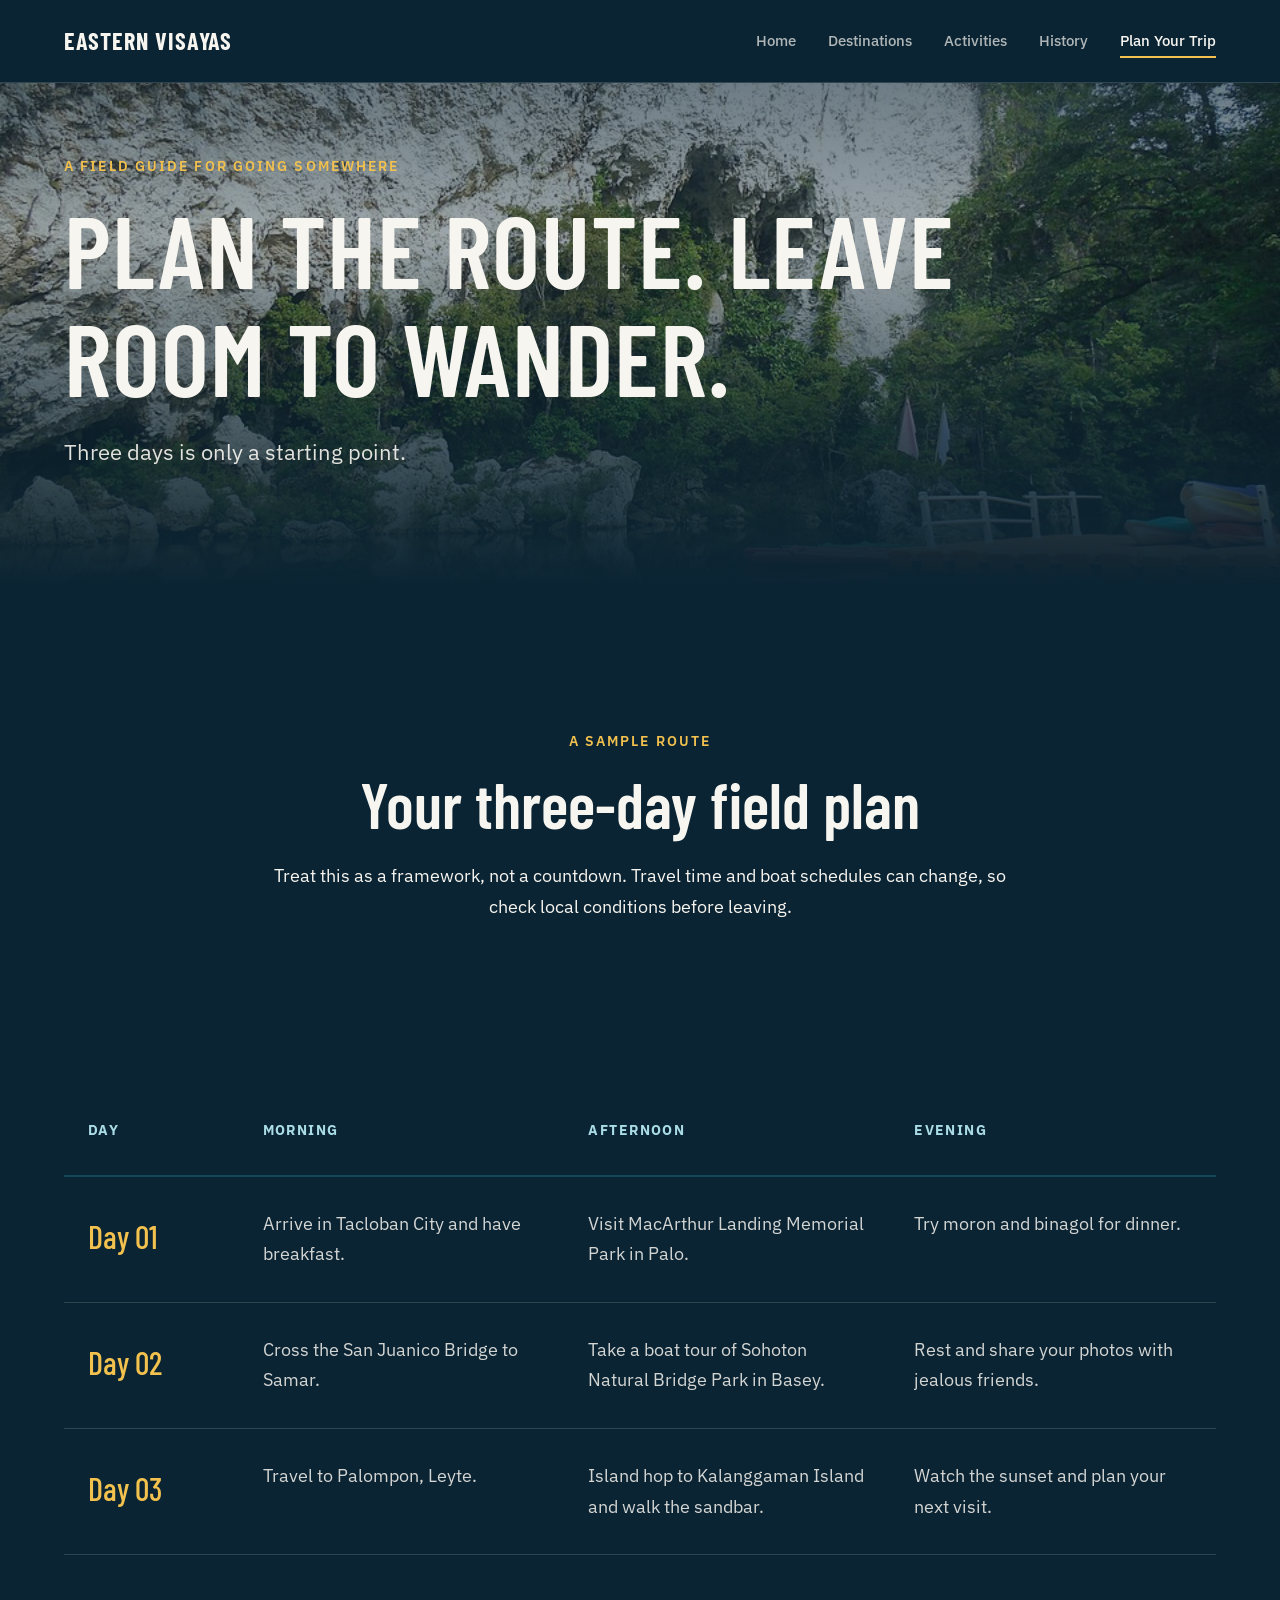
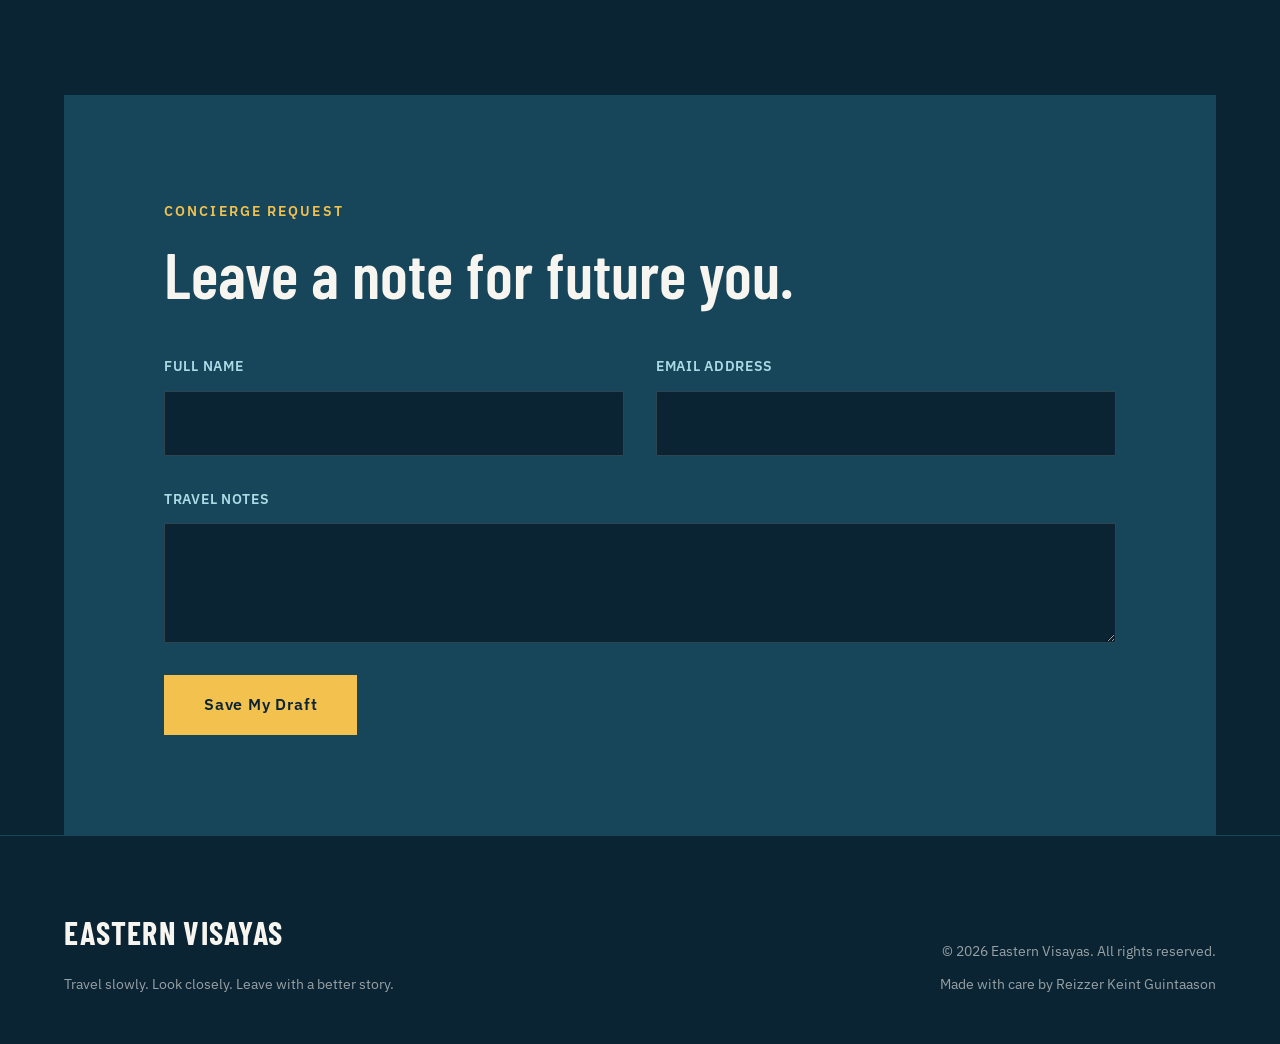
<file: plan-trip.html>
<!DOCTYPE html>
<html lang="en">
<head>
  <meta charset="UTF-8">
  <meta name="viewport" content="width=device-width, initial-scale=1.0">
  <title>Plan Your Trip - Eastern Visayas</title>
  <link rel="stylesheet" href="css/style.css">
</head>
<body>
  <header class="site-header">
    <a class="site-brand" href="index.html">Eastern Visayas</a>
    <nav class="main-navigation" aria-label="Main navigation">
      <ul class="nav-list">
        <li><a href="index.html">Home</a></li>
        <li><a href="destinations.html">Destinations</a></li>
        <li><a href="activities.html">Activities</a></li>
        <li><a href="history.html">History</a></li>
        <li><a href="plan-trip.html" aria-current="page">Plan Your Trip</a></li>
      </ul>
    </nav>
  </header>

  <main>
    <section class="hero page-hero">
      <video class="hero-media" autoplay muted loop playsinline poster="Assets/Images/sohoton-natural-bridge.jpg" aria-hidden="true">
        <source src="Assets/Videos/trip-banner.mp4" type="video/mp4">
      </video>
      <div class="hero-overlay"></div>
      <div class="hero-content content-shell">
        <span class="eyebrow">A field guide for going somewhere</span>
        <h1>Plan the route. Leave room to wander.</h1>
        <p class="hero-copy">Three days is only a starting point.</p>
      </div>
    </section>

    <div class="page-content">
      <section class="trip-opening content-shell">
        <span class="eyebrow">A sample route</span>
        <h2>Your three-day field plan</h2>
        <p>Treat this as a framework, not a countdown. Travel time and boat schedules can change, so check local conditions before leaving.</p>
      </section>

      <section class="trip-itinerary-section content-shell">
        <div class="table-wrapper">
          <table class="itinerary-table">
            <thead>
              <tr>
                <th scope="col">Day</th>
                <th scope="col">Morning</th>
                <th scope="col">Afternoon</th>
                <th scope="col">Evening</th>
              </tr>
            </thead>
            <tbody>
              <tr>
                <th scope="row">Day 01</th>
                <td>Arrive in Tacloban City and have breakfast.</td>
                <td>Visit MacArthur Landing Memorial Park in Palo.</td>
                <td>Try moron and binagol for dinner.</td>
              </tr>
              <tr>
                <th scope="row">Day 02</th>
                <td>Cross the San Juanico Bridge to Samar.</td>
                <td>Take a boat tour of Sohoton Natural Bridge Park in Basey.</td>
                <td>Rest and share your photos with jealous friends.</td>
              </tr>
              <tr>
                <th scope="row">Day 03</th>
                <td>Travel to Palompon, Leyte.</td>
                <td>Island hop to Kalanggaman Island and walk the sandbar.</td>
                <td>Watch the sunset and plan your next visit.</td>
              </tr>
            </tbody>
          </table>
        </div>
      </section>

      <section class="trip-form-section content-shell">
        <div class="trip-form-intro">
          <span class="eyebrow">Concierge Request</span>
          <h2>Leave a note for future you.</h2>
        </div>

        <form class="contact-form" action="#" method="post">
          <div class="form-group">
            <label class="form-label" for="full-name">Full Name</label>
            <input class="form-input" type="text" id="full-name" name="full_name" required>
          </div>
          <div class="form-group">
            <label class="form-label" for="email-address">Email Address</label>
            <input class="form-input" type="email" id="email-address" name="email_address" required>
          </div>
          <div class="form-group form-group-wide">
            <label class="form-label" for="questions-notes">Travel Notes</label>
            <textarea class="form-input form-textarea" id="questions-notes" name="questions_notes"></textarea>
          </div>
          <button class="form-button" type="submit">Save My Draft</button>
        </form>
      </section>
    </div>
  </main>

  <footer class="site-footer">
    <div class="content-shell footer-grid">
      <div>
        <a class="site-brand" href="index.html">Eastern Visayas</a>
        <p>Travel slowly. Look closely. Leave with a better story.</p>
      </div>
      <div class="footer-meta">
        <p>© 2026 Eastern Visayas. All rights reserved.</p>
        <p>Made with care by Reizzer Keint Guintaason</p>
      </div>
    </div>
  </footer>
</body>
</html>
</file>
<file: css/style.css>
@import url("https://fonts.googleapis.com/css2?family=Barlow+Condensed:wght@400;500;600;700&family=IBM+Plex+Sans:wght@300;400;500;600&display=swap");

:root {
  --navy: #0B2433;
  --ocean-blue: #17465A;
  --cyan: #A9DCE5;
  --gold: #F2C14E;
  --off-white: #F7F5F0;
  
  --bg-dark: var(--navy);
  --text-light: var(--off-white);
  --bg-light: var(--off-white);
  --text-dark: var(--navy);
  
  --line-light: rgba(247, 245, 240, 0.15);
  --line-dark: rgba(11, 36, 51, 0.15);

  --heading: "Barlow Condensed", Arial, sans-serif;
  --body: "IBM Plex Sans", Arial, sans-serif;
  --shell: 1240px;
  --gutter: clamp(24px, 5vw, 80px);
  
  --ease: cubic-bezier(0.25, 1, 0.5, 1);
  --transition-fast: 0.25s var(--ease);
  --transition-slow: 0.6s var(--ease);
}

*, *::before, *::after { box-sizing: border-box; }
html { scroll-behavior: smooth; scroll-padding-top: 90px; }
body {
  margin: 0; min-width: 320px; overflow-x: hidden;
  background: var(--bg-dark); color: var(--text-light);
  font: 400 1.125rem/1.7 var(--body); -webkit-font-smoothing: antialiased;
}
img, video { display: block; max-width: 100%; height: auto; }
a { color: inherit; text-decoration-skip-ink: auto; }
button, input, textarea { font: inherit; }
.content-shell { width: min(var(--shell), calc(100% - (var(--gutter) * 2))); margin-inline: auto; }
.narrow-copy { max-width: 760px; }

h1, h2, h3 { font-family: var(--heading); font-weight: 600; line-height: 1.05; text-wrap: balance; margin: 0 0 24px; }
h1 { font-size: clamp(3.5rem, 8vw, 7.5rem); letter-spacing: 0.01em; text-transform: uppercase; }
h2 { font-size: clamp(2.5rem, 5vw, 4.5rem); }
h3 { font-size: clamp(1.75rem, 3vw, 2.5rem); }
p { margin: 0 0 24px; }
.eyebrow { display: inline-block; margin: 0 0 16px; color: var(--gold); font-family: var(--body); font-size: 0.875rem; font-weight: 600; letter-spacing: 0.15em; text-transform: uppercase; }
.section-warm .eyebrow { color: var(--ocean-blue); }

.site-header { position: fixed; z-index: 100; top: 0; left: 0; width: 100%; display: flex; align-items: center; justify-content: space-between; padding: 24px var(--gutter); background: var(--navy); border-bottom: 1px solid var(--line-light); transition: padding var(--transition-fast); }
.site-brand { color: var(--off-white); font: 700 1.5rem/1 var(--heading); letter-spacing: 0.04em; text-transform: uppercase; text-decoration: none; }
.nav-list { display: flex; gap: 32px; margin: 0; padding: 0; list-style: none; }
.nav-list a { position: relative; display: block; padding: 4px 0; color: rgba(247, 245, 240, 0.7); font-family: var(--body); font-size: 0.95rem; font-weight: 500; text-decoration: none; transition: color var(--transition-fast); }
.nav-list a::after { content: ""; position: absolute; bottom: 0; left: 0; width: 100%; height: 2px; background: var(--gold); transform: scaleX(0); transform-origin: right; transition: transform var(--transition-fast); }
.nav-list a:hover, .nav-list a:focus-visible, .nav-list a[aria-current="page"] { color: var(--off-white); outline: none; }
.nav-list a:hover::after, .nav-list a[aria-current="page"]::after { transform: scaleX(1); transform-origin: left; }

.button { display: inline-flex; align-items: center; justify-content: center; min-height: 52px; padding: 0 32px; font-family: var(--body); font-size: 1rem; font-weight: 600; letter-spacing: 0.05em; text-decoration: none; border-radius: 2px; transition: background var(--transition-fast), transform var(--transition-fast); }
.button-primary { background: var(--gold); color: var(--navy); border: 2px solid var(--gold); }
.button-primary:hover, .button-primary:focus-visible { background: transparent; color: var(--gold); transform: translateY(-2px); }
.button-secondary { background: transparent; color: var(--off-white); border: 2px solid var(--off-white); }
.button-secondary:hover, .button-secondary:focus-visible { background: var(--off-white); color: var(--navy); transform: translateY(-2px); }
.text-link { display: inline-flex; align-items: center; gap: 8px; color: var(--gold); font-weight: 600; text-decoration: none; padding-bottom: 4px; border-bottom: 1px solid transparent; transition: all var(--transition-fast); }
.text-link::after { content: "→"; transition: transform var(--transition-fast); }
.text-link:hover, .text-link:focus-visible { border-bottom-color: var(--gold); }
.text-link:hover::after { transform: translateX(4px); }
.section-warm .text-link { color: var(--ocean-blue); }
.section-warm .text-link:hover { border-bottom-color: var(--ocean-blue); }

@keyframes textMaskReveal { 0% { opacity: 0; clip-path: polygon(0 100%, 100% 100%, 100% 100%, 0 100%); transform: translateY(40px); } 100% { opacity: 1; clip-path: polygon(0 -20%, 100% -20%, 100% 120%, 0 120%); transform: translateY(0); } }
@keyframes fadeUp { 0% { opacity: 0; transform: translateY(20px); } 100% { opacity: 1; transform: translateY(0); } }

.hero { position: relative; isolation: isolate; min-height: 90svh; display: grid; align-items: end; overflow: hidden; padding-top: 100px; }
.page-hero { min-height: 65svh; }
.hero-media { position: absolute; z-index: -2; inset: 0; width: 100%; height: 100%; object-fit: cover; }
.hero-overlay { position: absolute; z-index: -1; inset: 0; background: linear-gradient(0deg, var(--navy) 0%, rgba(11, 36, 51, 0.4) 60%, rgba(11, 36, 51, 0.7) 100%); }
.hero-content { padding-bottom: clamp(60px, 10vh, 120px); }
.hero-copy { max-width: 600px; margin-top: 24px; color: rgba(247, 245, 240, 0.9); font-size: clamp(1.125rem, 2vw, 1.35rem); }
.hero-content .eyebrow { animation: textMaskReveal 0.8s cubic-bezier(0.16, 1, 0.3, 1) 0.2s both; }
.hero-content h1 { animation: textMaskReveal 1s cubic-bezier(0.16, 1, 0.3, 1) 0.4s both; }
.hero-content .hero-copy { animation: fadeUp 1s cubic-bezier(0.16, 1, 0.3, 1) 0.6s both; }
.hero-content .button { animation: fadeUp 1s cubic-bezier(0.16, 1, 0.3, 1) 0.8s both; }

.section { position: relative; padding: clamp(80px, 12vw, 160px) 0; }
.section-warm { background: var(--bg-light); color: var(--text-dark); }
.section-warm h1, .section-warm h2, .section-warm h3 { color: var(--text-dark); }
.two-column { display: grid; grid-template-columns: 1fr 1fr; gap: clamp(48px, 8vw, 100px); align-items: center; }
.explore-grid { grid-template-columns: 5fr 7fr; }
.about-grid { grid-template-columns: 7fr 5fr; }

.image-panel { margin: 0; position: relative; overflow: hidden; background: var(--ocean-blue); border-radius: 2px; }
.image-panel img { width: 100%; height: 100%; object-fit: cover; transition: transform 1.2s cubic-bezier(0.25, 1, 0.5, 1); }
.image-panel:hover img { transform: scale(1.04); }
.image-panel-tall { min-height: 560px; }
.image-panel-wide { min-height: 480px; }
.image-panel figcaption { position: absolute; bottom: 0; left: 0; width: 100%; padding: 24px; color: var(--off-white); background: linear-gradient(0deg, rgba(11, 36, 51, 0.9), transparent); font-size: 0.9rem; }
.section-heading-row { display: flex; align-items: flex-end; justify-content: space-between; gap: 40px; margin-bottom: 64px; }
.section-heading-row > div { max-width: 700px; }
.section-heading-row > p { max-width: 400px; margin: 0; color: rgba(247, 245, 240, 0.7); }

.photo-gallery { display: grid; grid-template-columns: repeat(4, 1fr); gap: 24px; }
.gallery-tile { position: relative; min-height: 320px; overflow: hidden; color: var(--off-white); text-decoration: none; background: var(--ocean-blue); border-radius: 2px; }
.photo-gallery .gallery-tile:nth-child(1) { grid-column: 1 / 3; grid-row: 1 / 3; min-height: 100%; }
.photo-gallery .gallery-tile:nth-child(2) { grid-column: 3 / 5; }
.photo-gallery .gallery-tile:nth-child(3) { grid-column: 3 / 4; }
.photo-gallery .gallery-tile:nth-child(4) { grid-column: 4 / 5; }
.photo-gallery .gallery-tile:nth-child(5) { grid-column: 1 / 3; }
.photo-gallery .gallery-tile:nth-child(6) { grid-column: 3 / 5; }
.gallery-tile img { width: 100%; height: 100%; object-fit: cover; transition: transform var(--transition-slow); }
.gallery-tile::after { content: ""; position: absolute; inset: 0; background: linear-gradient(0deg, var(--navy), transparent 60%); opacity: 0.8; transition: opacity var(--transition-fast); }
.gallery-tile span { position: absolute; z-index: 1; bottom: 32px; left: 32px; font: 500 2rem/1 var(--heading); text-transform: uppercase; transition: color var(--transition-fast); }
.gallery-tile:hover img, .gallery-tile:focus-visible img { transform: scale(1.05); }
.gallery-tile:hover::after { opacity: 0.95; }
.gallery-tile:hover span, .gallery-tile:focus-visible span { color: var(--gold); }
.gallery-tile:focus-visible { outline: 3px solid var(--cyan); outline-offset: 4px; }

.destination-list .content-shell { display: flex; flex-direction: column; gap: clamp(80px, 12vw, 140px); }
.destination-feature { display: grid; grid-template-columns: 6fr 5fr; align-items: center; gap: 40px; }
.destination-feature.reverse { grid-template-columns: 5fr 6fr; }
.destination-feature img { width: 100%; height: 520px; object-fit: cover; box-shadow: 0 20px 40px rgba(0,0,0,0.3); }
.destination-feature.reverse img { order: 2; }
.destination-copy { padding: 48px; background: var(--ocean-blue); border-left: 4px solid var(--gold); }
.destination-feature.reverse .destination-copy { border-left: none; border-right: 4px solid var(--gold); }
.destination-copy p:not(.eyebrow) { color: rgba(247, 245, 240, 0.8); }

.activity-grid { display: grid; grid-template-columns: repeat(2, 1fr); gap: clamp(40px, 6vw, 80px); }
.activity-feature { display: flex; flex-direction: column; background: var(--ocean-blue); border: 1px solid var(--line-light); transition: transform 0.4s cubic-bezier(0.16, 1, 0.3, 1), box-shadow 0.4s ease; }
.activity-feature:hover { transform: translateY(-8px); box-shadow: 0 20px 40px rgba(0, 0, 0, 0.4); border-color: var(--cyan); }
.activity-feature img { width: 100%; height: 340px; object-fit: cover; }
.activity-feature > div { padding: 40px; }
.activity-feature ul { list-style: none; padding: 0; margin: 0; border-top: 1px solid var(--line-light); }
.activity-feature li { padding: 16px 0; border-bottom: 1px solid var(--line-light); color: rgba(247, 245, 240, 0.8); font-size: 0.95rem; }

/* REVERTED CLEAN HISTORY */
.history-page { padding: clamp(60px, 8vw, 100px) 0; }
.history-opening { max-width: 800px; margin-bottom: 80px; }
.archive-route { position: relative; display: grid; gap: 80px; padding-left: clamp(40px, 8vw, 120px); }
.archive-route-line { position: absolute; top: 0; bottom: 0; left: 20px; width: 2px; background: var(--ocean-blue); }
.archive-entry { position: relative; display: grid; grid-template-columns: minmax(0, 1fr); gap: 24px; }
.archive-marker { position: sticky; top: 120px; z-index: 10; width: 20px; height: 20px; background: var(--navy); border: 4px solid var(--gold); border-radius: 50%; margin-left: calc(-1 * clamp(40px, 8vw, 120px) + 11px); }
.archive-marker strong { position: absolute; top: -8px; left: 40px; color: var(--gold); font-family: var(--heading); font-size: 2.5rem; line-height: 1; text-shadow: 0 4px 12px rgba(11, 36, 51, 0.5); }
.archive-entry-content { max-width: 760px; padding-top: 40px; }
.archive-type { color: var(--cyan); font-size: 0.85rem; font-weight: 600; text-transform: uppercase; letter-spacing: 0.1em; margin-bottom: 16px; }
.archive-image { width: 100%; height: 420px; object-fit: cover; margin: 32px 0; border-bottom: 4px solid var(--ocean-blue); }
.archive-note { background: var(--ocean-blue); padding: 32px; margin-top: 32px; border-left: 4px solid var(--cyan); }
.archive-note span { display: block; color: var(--cyan); font-size: 0.85rem; font-weight: 600; text-transform: uppercase; margin-bottom: 8px; }
.archive-note p { margin: 0; font-size: 1.25rem; font-weight: 500; }

.trip-opening { text-align: center; max-width: 760px; margin: 0 auto; padding: clamp(80px, 12vw, 140px) 0; }
.trip-itinerary-section { padding-bottom: clamp(80px, 12vw, 140px); }
.table-wrapper { overflow-x: auto; }
.itinerary-table { width: 100%; min-width: 760px; border-collapse: collapse; }
.itinerary-table th, .itinerary-table td { padding: 32px 24px; text-align: left; vertical-align: top; border-bottom: 1px solid var(--line-light); }
.itinerary-table thead th { color: var(--cyan); font-family: var(--body); font-size: 0.9rem; text-transform: uppercase; letter-spacing: 0.1em; border-bottom: 2px solid var(--ocean-blue); }
.itinerary-table tbody th { color: var(--gold); font-family: var(--heading); font-size: 2rem; font-weight: 500; width: 15%; }
.itinerary-table td { color: rgba(247, 245, 240, 0.85); width: 28%; }
.trip-form-section { background: var(--ocean-blue); padding: clamp(60px, 8vw, 100px); }
.trip-form-intro { margin-bottom: 48px; }
.contact-form { display: grid; grid-template-columns: 1fr 1fr; gap: 32px; }
.form-group { display: flex; flex-direction: column; }
.form-group-wide { grid-column: 1 / -1; }
.form-label { color: var(--cyan); font-size: 0.875rem; font-weight: 600; text-transform: uppercase; letter-spacing: 0.05em; margin-bottom: 12px; }
.form-input { width: 100%; padding: 16px; background: var(--navy); color: var(--off-white); border: 1px solid var(--line-light); border-radius: 2px; transition: border-color var(--transition-fast); }
.form-input:focus { outline: none; border-color: var(--gold); box-shadow: 0 0 0 1px var(--gold); }
.form-textarea { resize: vertical; min-height: 120px; }
.form-button { justify-self: start; padding: 16px 40px; background: var(--gold); color: var(--navy); font-family: var(--body); font-weight: 600; font-size: 1rem; letter-spacing: 0.05em; border: none; cursor: pointer; transition: background var(--transition-fast), transform var(--transition-fast); }
.form-button:hover, .form-button:focus-visible { background: var(--off-white); transform: translateY(-2px); }

.site-footer { padding: 80px 0 40px; background: var(--navy); border-top: 1px solid var(--ocean-blue); }
.footer-grid { display: flex; justify-content: space-between; align-items: flex-end; gap: 40px; }
.site-footer .site-brand { display: inline-block; margin-bottom: 24px; font-size: 2rem; color: var(--off-white); }
.site-footer p { margin: 0 0 8px; color: rgba(247, 245, 240, 0.6); font-size: 0.9rem; }
.footer-meta { text-align: right; }

@media (max-width: 992px) {
  .two-column, .explore-grid, .about-grid, .destination-feature, .destination-feature.reverse { grid-template-columns: 1fr; gap: 40px; }
  .destination-feature.reverse img { order: 0; }
  .image-panel-tall, .image-panel-wide { min-height: 400px; }
  .destination-feature img { height: 400px; }
  .photo-gallery { grid-template-columns: repeat(2, 1fr); }
  .photo-gallery .gallery-tile:nth-child(1) { grid-column: 1 / 3; grid-row: auto; min-height: 400px; }
  .photo-gallery .gallery-tile:nth-child(2) { grid-column: 1 / 3; }
  .photo-gallery .gallery-tile:nth-child(3) { grid-column: 1 / 2; }
  .photo-gallery .gallery-tile:nth-child(4) { grid-column: 2 / 3; }
  .photo-gallery .gallery-tile:nth-child(5) { grid-column: 1 / 3; }
  .photo-gallery .gallery-tile:nth-child(6) { grid-column: 1 / 3; }
  .section-heading-row { flex-direction: column; align-items: flex-start; gap: 24px; }
}

@media (max-width: 768px) {
  .site-header { flex-direction: column; align-items: flex-start; padding: 20px var(--gutter); gap: 16px; }
  .nav-list { width: 100%; overflow-x: auto; padding-bottom: 8px; gap: 24px; }
  .activity-grid { grid-template-columns: 1fr; }
  .archive-route { padding-left: 60px; }
  .archive-marker { left: -49px; }
  .contact-form { grid-template-columns: 1fr; }
  .footer-grid { flex-direction: column; align-items: flex-start; }
  .footer-meta { text-align: left; }
}
</file>
